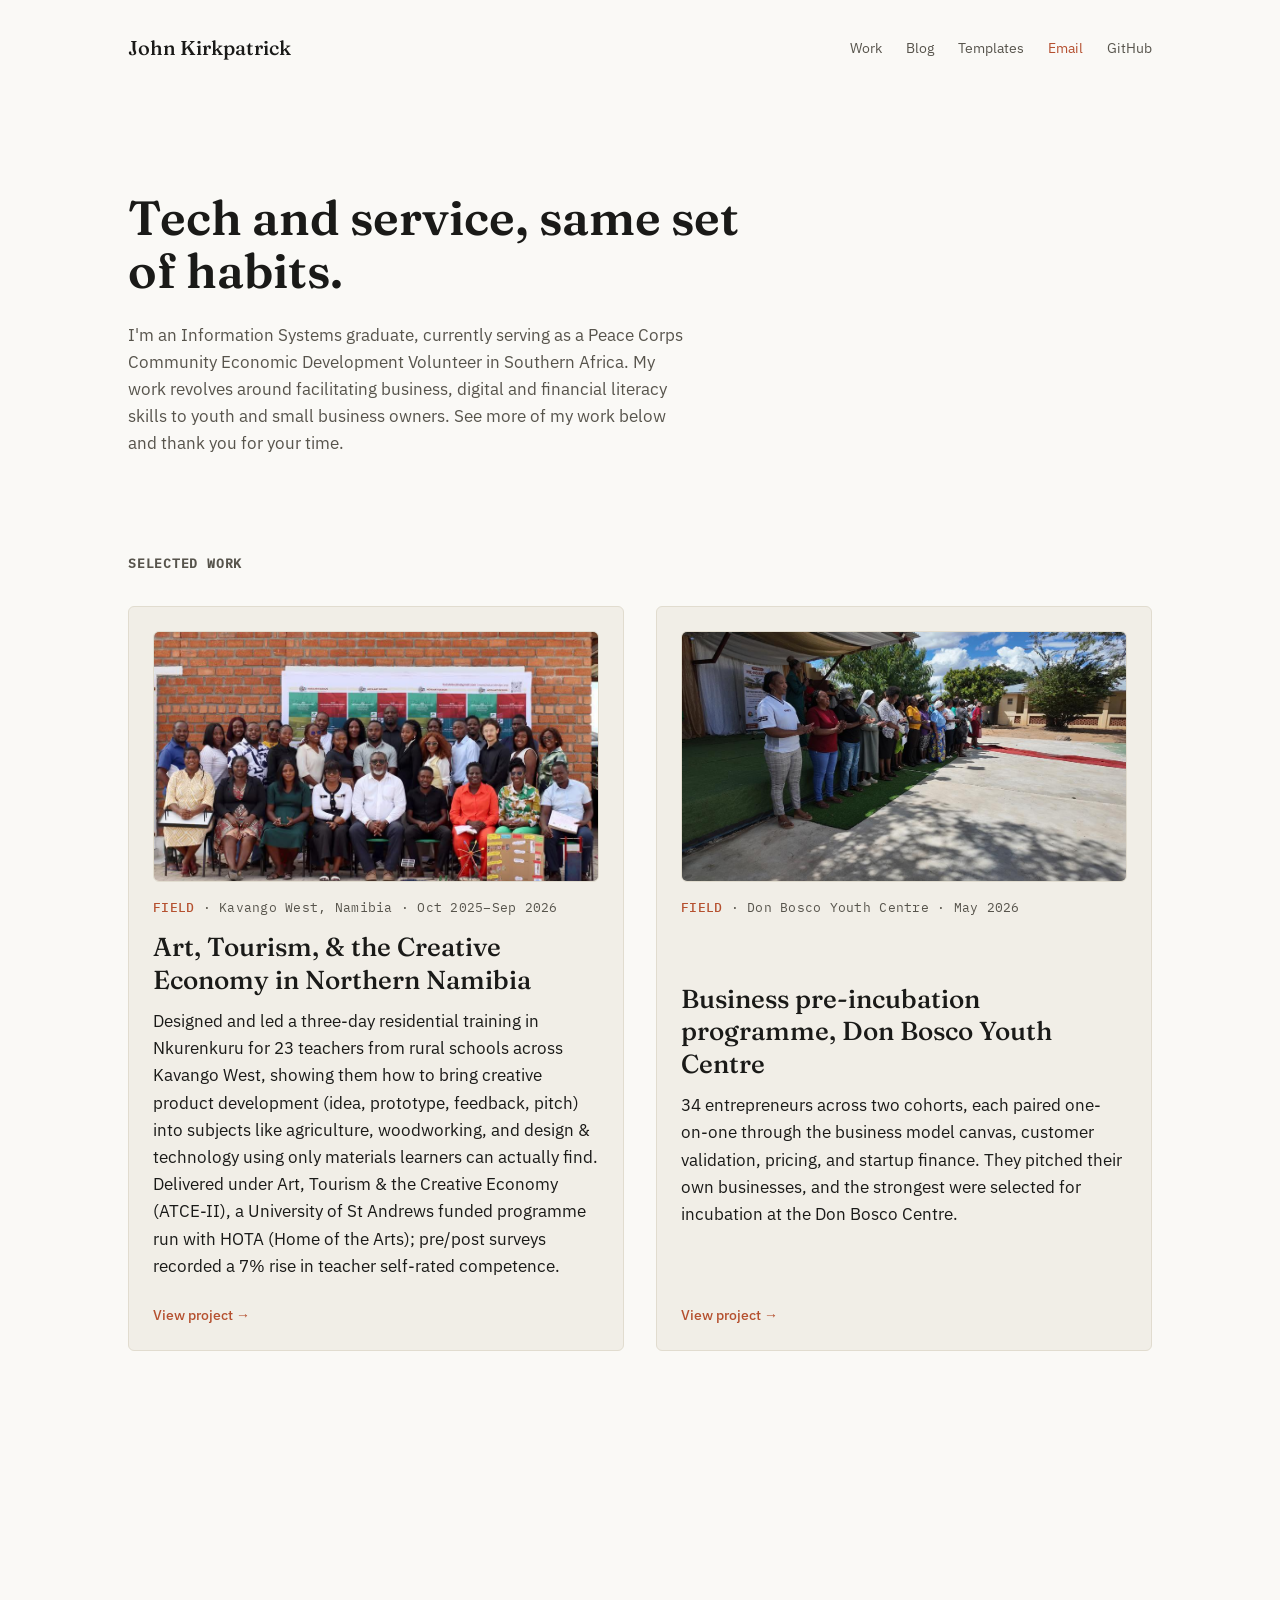
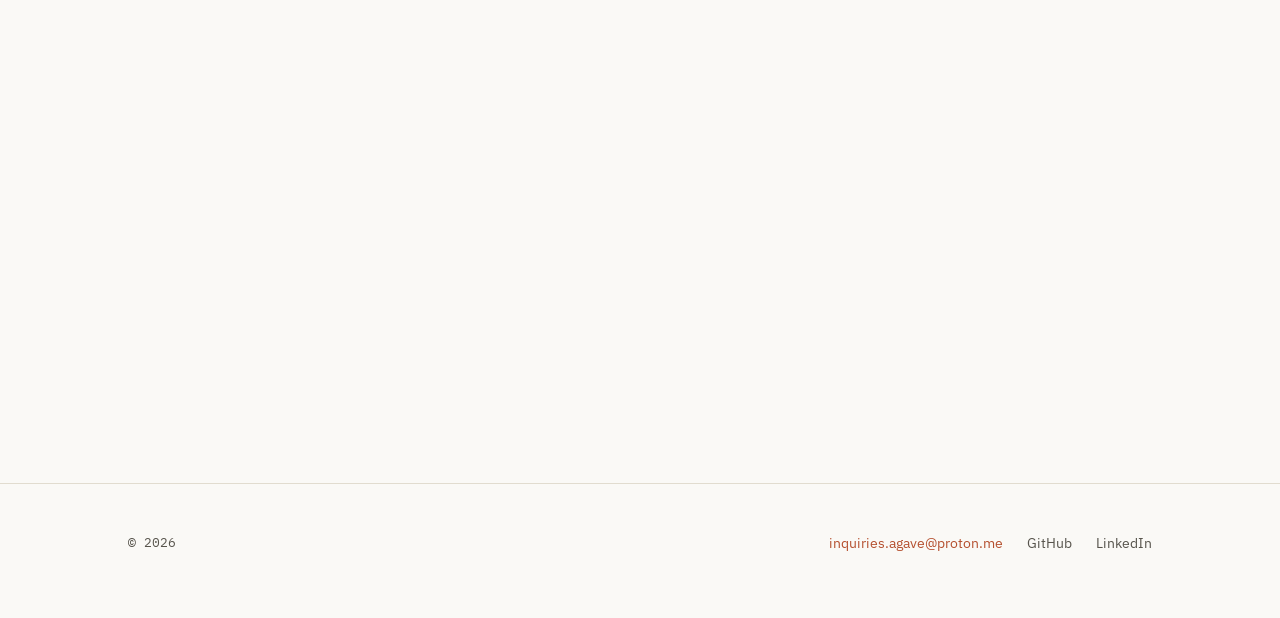
<file: index.html>
<!doctype html>
<html lang="en">
<head>
<meta charset="utf-8" />
<meta name="viewport" content="width=device-width, initial-scale=1" />
<meta http-equiv="Content-Security-Policy" content="default-src 'self'; img-src 'self'; style-src 'self'; script-src 'self'; base-uri 'self'; object-src 'none'; form-action 'none'" />
<link rel="icon" type="image/svg+xml" href="favicon.svg" />
<title>John Kirkpatrick</title>
<meta name="description" content="Systems and service, same set of habits. Projects in IT/systems work and Peace Corps field work." />
<meta property="og:type" content="website" />
<meta property="og:title" content="John Kirkpatrick" />
<meta property="og:description" content="Systems and service, same set of habits. Projects in IT/systems work and Peace Corps field work." />
<meta property="og:url" content="https://www.johnleokirkpatrick.com/" />
<meta name="twitter:card" content="summary" />
<meta name="twitter:title" content="John Kirkpatrick" />
<meta name="twitter:description" content="Systems and service, same set of habits. Projects in IT/systems work and Peace Corps field work." />
<link rel="stylesheet" href="css/styles.css" />
</head>
<body>

  <header class="site">
    <div class="wrap">
      <span class="site-name">John Kirkpatrick</span>
      <nav class="header-links">
        <a href="#work">Work</a>
        <a href="blog/">Blog</a>
        <a href="templates/">Templates</a>
        <a class="contact" href="mailto:inquiries.agave@proton.me">Email</a>
        <a href="https://github.com/jleok" target="_blank" rel="noopener">GitHub</a>
      </nav>
    </div>
  </header>

  <section class="intro">
    <div class="wrap intro-inner">
      <div class="measure">
        <h1>Tech and service, same set of habits.</h1>
        <p>
          I'm an Information Systems graduate, currently serving as a Peace Corps Community Economic
          Development Volunteer in Southern Africa. My work revolves around
          facilitating business, digital and financial literacy skills to youth and small business owners.
          See more of my work below and thank you for your time.
        </p>
      </div>
    </div>
  </section>

  <section class="work" id="work">
    <div class="wrap">
      <h2 class="work-eyebrow">Selected work</h2>
      <div class="grid">

        <article class="card">
          <div class="card-photo">
            <img src="assets/teacher-training-kavango-west.jpg" alt="Teachers and HOTA facilitators at the Kavango West residential training, Nkurenkuru" width="960" height="640" loading="lazy">
          </div>
          <p class="meta"><span class="tag">FIELD</span> · Kavango West, Namibia · Oct 2025–Sep 2026</p>
          <h3>Art, Tourism, &amp; the Creative Economy in Northern Namibia</h3>
          <p>
            Designed and led a three-day residential training in Nkurenkuru
            for 23 teachers from rural schools across Kavango West, showing
            them how to bring creative product development (idea,
            prototype, feedback, pitch) into subjects like agriculture,
            woodworking, and design &amp; technology using only materials
            learners can actually find. Delivered under Art, Tourism &amp;
            the Creative Economy (ATCE-II), a University of St Andrews
            funded programme run with HOTA (Home of the Arts); pre/post
            surveys recorded a 7% rise in teacher self-rated competence.
          </p>
          <a class="link" href="projects/teacher-training-kavango-west.html">View project →</a>
        </article>

        <article class="card">
          <div class="card-photo">
            <img src="assets/don-bosco-preincubation.jpg" alt="Entrepreneurs and staff at the Don Bosco Youth Centre pre-incubation programme" width="1080" height="607" loading="lazy">
          </div>
          <p class="meta"><span class="tag">FIELD</span> · Don Bosco Youth Centre · May 2026</p>
          <h3>Business pre-incubation programme, Don Bosco Youth Centre</h3>
          <p>
            34 entrepreneurs across two cohorts, each paired one-on-one
            through the business model canvas, customer validation,
            pricing, and startup finance. They pitched their own
            businesses, and the strongest were selected for incubation at
            the Don Bosco Centre.
          </p>
          <a class="link" href="projects/don-bosco-preincubation.html">View project →</a>
        </article>

        <article class="card">
          <div class="card-photo">
            <img src="assets/hota-art-design-thumb.webp" alt="HOTA Art Design homepage on desktop" width="800" height="582" loading="lazy">
          </div>
          <p class="meta"><span class="tag">WEB</span> · hotartdesign.org · 2026</p>
          <h3>HOTA Art Design</h3>
          <p>
            Designed and built the first real online presence for a
            Namibian arts and community-development non-profit, replacing
            a scattered social-media footprint with a credible,
            donor-facing site. Built on a CMS a five-person team can
            actually maintain, and paired with hands-on training so the
            site outlives any one person.
          </p>
          <a class="link" href="projects/hota-art-design.html">Read the case study →</a>
        </article>

      </div>
    </div>
  </section>

  <footer class="site">
    <div class="wrap">
      <span class="footer-copy">© 2026</span>
      <nav class="footer-links">
        <a class="contact" href="mailto:inquiries.agave@proton.me">inquiries.agave@proton.me</a>
        <a href="https://github.com/jleok" target="_blank" rel="noopener">GitHub</a>
        <a href="https://linkedin.com/in/johnleok" target="_blank" rel="noopener">LinkedIn</a>
      </nav>
    </div>
  </footer>

  <script src="js/reveal.js"></script>
</body>
</html>
</file>
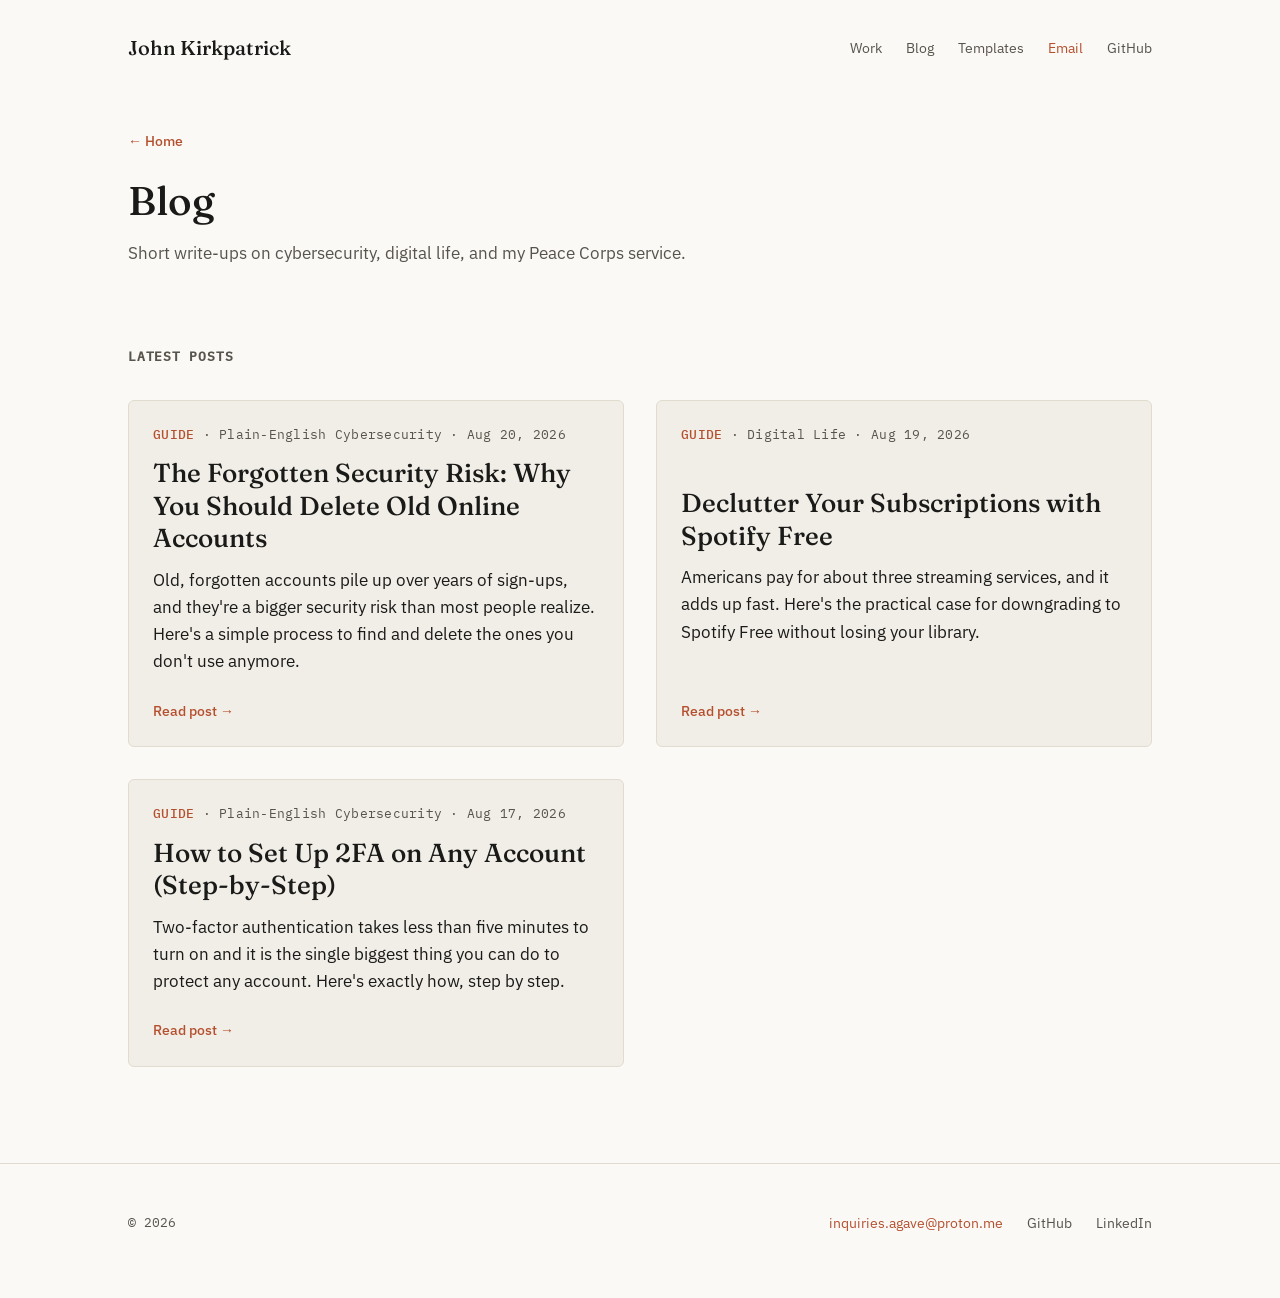
<file: blog/index.html>
<!doctype html>
<html lang="en">
<head>
<meta charset="utf-8" />
<meta name="viewport" content="width=device-width, initial-scale=1" />
<meta http-equiv="Content-Security-Policy" content="default-src 'self'; img-src 'self'; style-src 'self'; script-src 'self'; base-uri 'self'; object-src 'none'; form-action 'none'" />
<link rel="icon" type="image/svg+xml" href="../favicon.svg" />
<title>Blog — John Kirkpatrick</title>
<meta name="description" content="Plain-English guides on cybersecurity and systems work, written for people who aren't in IT." />
<meta property="og:type" content="website" />
<meta property="og:title" content="Blog — John Kirkpatrick" />
<meta property="og:description" content="Plain-English guides on cybersecurity and systems work, written for people who aren't in IT." />
<meta property="og:url" content="https://www.johnleokirkpatrick.com/blog/" />
<meta name="twitter:card" content="summary" />
<meta name="twitter:title" content="Blog — John Kirkpatrick" />
<meta name="twitter:description" content="Plain-English guides on cybersecurity and systems work, written for people who aren't in IT." />
<link rel="stylesheet" href="../css/styles.css" />
</head>
<body>

  <header class="site">
    <div class="wrap">
      <span class="site-name">John Kirkpatrick</span>
      <nav class="header-links">
        <a href="../index.html#work">Work</a>
        <a href="./">Blog</a>
        <a href="../templates/">Templates</a>
        <a class="contact" href="mailto:inquiries.agave@proton.me">Email</a>
        <a href="https://github.com/jleok" target="_blank" rel="noopener">GitHub</a>
      </nav>
    </div>
  </header>

  <div class="detail-top">
    <div class="wrap">
      <a class="back-link" href="../index.html">← Home</a>
    </div>
  </div>

  <section class="blog-intro">
    <div class="wrap">
      <h1>Blog</h1>
      <p>
        Short write-ups on cybersecurity, digital life, and my Peace Corps service.
      </p>
    </div>
  </section>

  <section class="catalogue">
    <div class="wrap">
      <h2 class="work-eyebrow">Latest posts</h2>
      <div class="grid">

        <article class="card">
          <p class="meta"><span class="tag">GUIDE</span> · Plain-English Cybersecurity · Aug 20, 2026</p>
          <h3>The Forgotten Security Risk: Why You Should Delete Old Online Accounts</h3>
          <p>
            Old, forgotten accounts pile up over years of sign-ups, and
            they're a bigger security risk than most people realize. Here's
            a simple process to find and delete the ones you don't use
            anymore.
          </p>
          <a class="link" href="posts/delete-old-online-accounts.html">Read post →</a>
        </article>

        <article class="card">
          <p class="meta"><span class="tag">GUIDE</span> · Digital Life · Aug 19, 2026</p>
          <h3>Declutter Your Subscriptions with Spotify Free</h3>
          <p>
            Americans pay for about three streaming services, and it adds
            up fast. Here's the practical case for downgrading to Spotify
            Free without losing your library.
          </p>
          <a class="link" href="posts/declutter-your-subscriptions-with-spotify-free.html">Read post →</a>
        </article>

        <article class="card">
          <p class="meta"><span class="tag">GUIDE</span> · Plain-English Cybersecurity · Aug 17, 2026</p>
          <h3>How to Set Up 2FA on Any Account (Step-by-Step)</h3>
          <p>
            Two-factor authentication takes less than five minutes to turn
            on and it is the single biggest thing you can do to protect
            any account. Here's exactly how, step by step.
          </p>
          <a class="link" href="posts/how-to-set-up-2fa.html">Read post →</a>
        </article>

      </div>
    </div>
  </section>

  <footer class="site">
    <div class="wrap">
      <span class="footer-copy">© 2026</span>
      <nav class="footer-links">
        <a class="contact" href="mailto:inquiries.agave@proton.me">inquiries.agave@proton.me</a>
        <a href="https://github.com/jleok" target="_blank" rel="noopener">GitHub</a>
        <a href="https://linkedin.com/in/johnleok" target="_blank" rel="noopener">LinkedIn</a>
      </nav>
    </div>
  </footer>

  <script src="../js/reveal.js"></script>
</body>
</html>
</file>
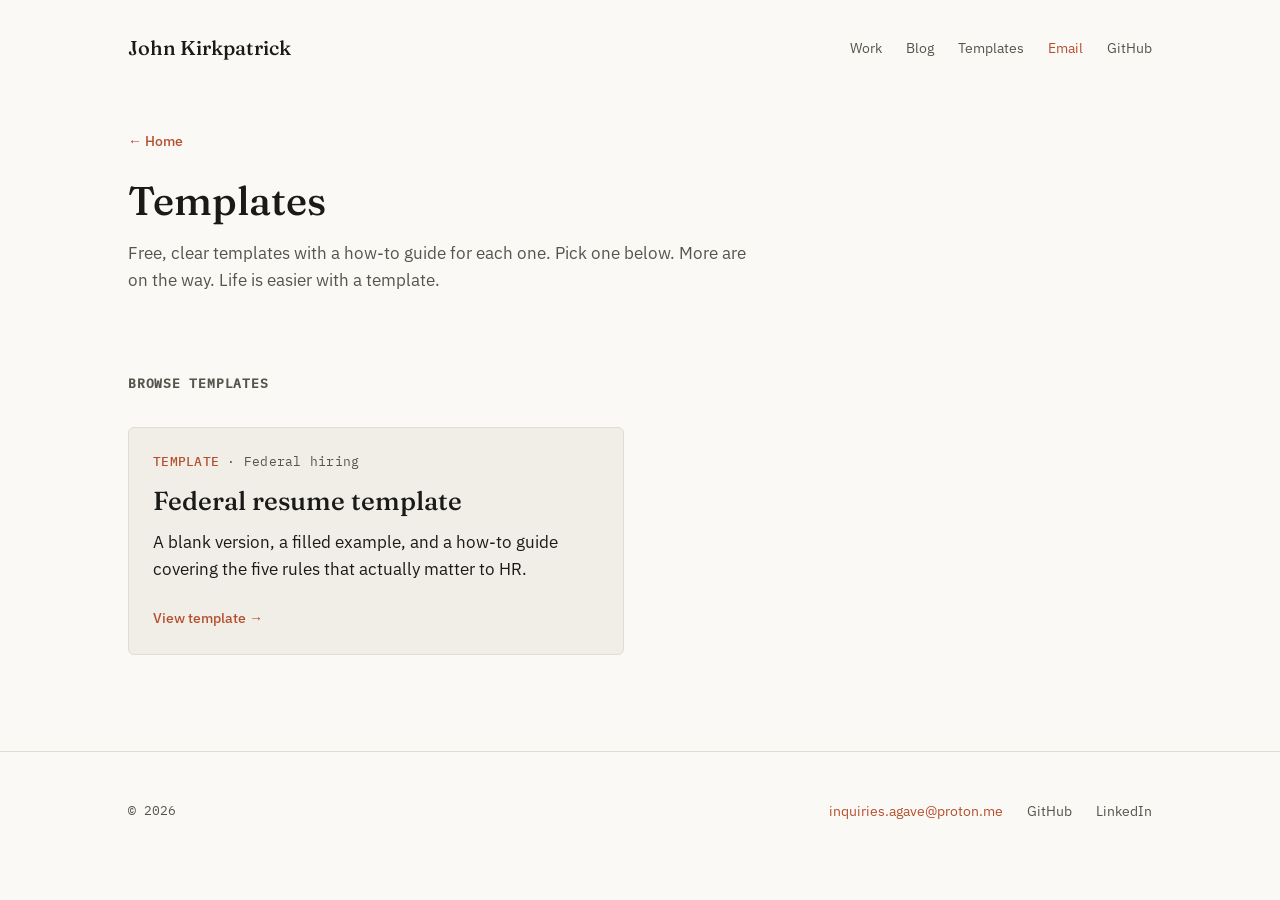
<file: templates/index.html>
<!doctype html>
<html lang="en">
<head>
<meta charset="utf-8" />
<meta name="viewport" content="width=device-width, initial-scale=1" />
<meta http-equiv="Content-Security-Policy" content="default-src 'self'; img-src 'self'; style-src 'self'; script-src 'self'; base-uri 'self'; object-src 'none'; form-action 'none'" />
<title>Templates — John Kirkpatrick</title>
<meta name="description" content="Free templates for job hunting and systems work, each with a how-to guide covering what actually matters." />
<meta property="og:type" content="website" />
<meta property="og:title" content="Templates — John Kirkpatrick" />
<meta property="og:description" content="Free templates for job hunting and systems work, each with a how-to guide covering what actually matters." />
<meta property="og:url" content="https://www.johnleokirkpatrick.com/templates/" />
<meta name="twitter:card" content="summary" />
<meta name="twitter:title" content="Templates — John Kirkpatrick" />
<meta name="twitter:description" content="Free templates for job hunting and systems work, each with a how-to guide covering what actually matters." />
<link rel="stylesheet" href="../css/styles.css" />
</head>
<body>

  <header class="site">
    <div class="wrap">
      <span class="site-name">John Kirkpatrick</span>
      <nav class="header-links">
        <a href="../index.html#work">Work</a>
        <a href="../blog/">Blog</a>
        <a href="./">Templates</a>
        <a class="contact" href="mailto:inquiries.agave@proton.me">Email</a>
        <a href="https://github.com/jleok" target="_blank" rel="noopener">GitHub</a>
      </nav>
    </div>
  </header>

  <div class="detail-top">
    <div class="wrap">
      <a class="back-link" href="../index.html">← Home</a>
    </div>
  </div>

  <section class="template-intro">
    <div class="wrap">
      <h1>Templates</h1>
      <p>
        Free, clear templates with a how-to guide for each one. Pick
        one below. More are on the way. Life is easier with a template.
      </p>
    </div>
  </section>

  <section class="catalogue">
    <div class="wrap">
      <h2 class="work-eyebrow">Browse templates</h2>
      <div class="grid">

        <article class="card">
          <p class="meta"><span class="tag">TEMPLATE</span> · Federal hiring</p>
          <h3>Federal resume template</h3>
          <p>
            A blank version, a filled example, and a how-to guide
            covering the five rules that actually matter to HR.
          </p>
          <a class="link" href="federal-resume/">View template →</a>
        </article>

      </div>
    </div>
  </section>

  <footer class="site">
    <div class="wrap">
      <span class="footer-copy">© 2026</span>
      <nav class="footer-links">
        <a class="contact" href="mailto:inquiries.agave@proton.me">inquiries.agave@proton.me</a>
        <a href="https://github.com/jleok" target="_blank" rel="noopener">GitHub</a>
        <a href="https://linkedin.com/in/johnleok" target="_blank" rel="noopener">LinkedIn</a>
      </nav>
    </div>
  </footer>

  <script src="../js/reveal.js"></script>
</body>
</html>
</file>
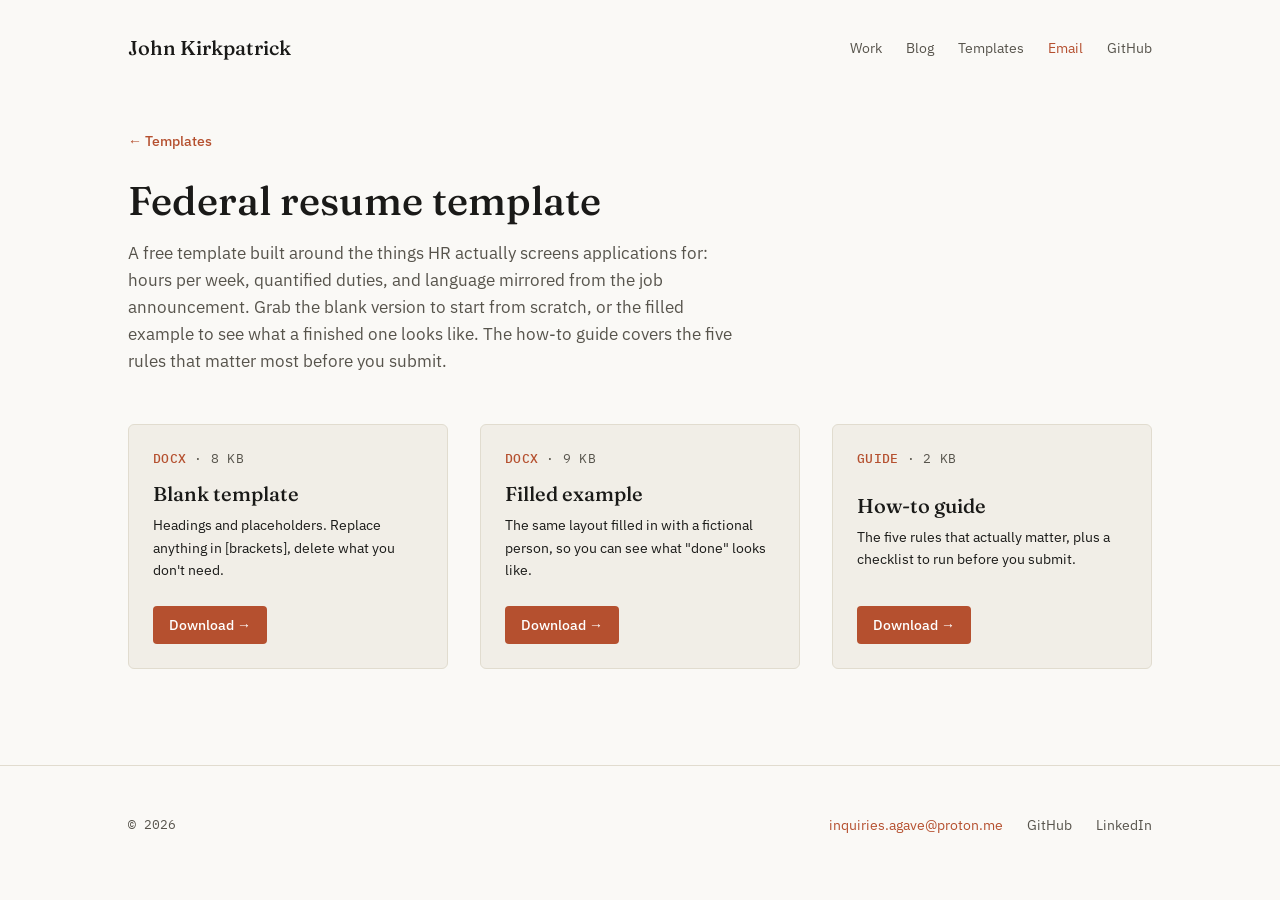
<file: templates/federal-resume/index.html>
<!doctype html>
<html lang="en">
<head>
<meta charset="utf-8" />
<meta name="viewport" content="width=device-width, initial-scale=1" />
<meta http-equiv="Content-Security-Policy" content="default-src 'self'; img-src 'self'; style-src 'self'; script-src 'self'; base-uri 'self'; object-src 'none'; form-action 'none'" />
<title>Federal Resume Template — John Kirkpatrick</title>
<meta name="description" content="Free federal resume template: a blank version, a filled example, and a how-to guide covering the five rules that actually matter to HR." />
<meta property="og:type" content="website" />
<meta property="og:title" content="Federal Resume Template — John Kirkpatrick" />
<meta property="og:description" content="Free federal resume template: a blank version, a filled example, and a how-to guide covering the five rules that actually matter to HR." />
<meta property="og:url" content="https://www.johnleokirkpatrick.com/templates/federal-resume/" />
<meta name="twitter:card" content="summary" />
<meta name="twitter:title" content="Federal Resume Template — John Kirkpatrick" />
<meta name="twitter:description" content="Free federal resume template: a blank version, a filled example, and a how-to guide covering the five rules that actually matter to HR." />
<link rel="stylesheet" href="../../css/styles.css" />
</head>
<body>

  <header class="site">
    <div class="wrap">
      <span class="site-name">John Kirkpatrick</span>
      <nav class="header-links">
        <a href="../../index.html#work">Work</a>
        <a href="../../blog/">Blog</a>
        <a href="../">Templates</a>
        <a class="contact" href="mailto:inquiries.agave@proton.me">Email</a>
        <a href="https://github.com/jleok" target="_blank" rel="noopener">GitHub</a>
      </nav>
    </div>
  </header>

  <div class="detail-top">
    <div class="wrap">
      <a class="back-link" href="../">← Templates</a>
    </div>
  </div>

  <section class="template-intro">
    <div class="wrap">
      <h1>Federal resume template</h1>
      <p>
        A free template built around the things HR actually screens
        applications for: hours per week, quantified duties, and language
        mirrored from the job announcement. Grab the blank version to start
        from scratch, or the filled example to see what a finished one
        looks like. The how-to guide covers the five rules that matter
        most before you submit.
      </p>
    </div>
  </section>

  <section class="template-downloads">
    <div class="wrap">
      <div class="download-grid">

        <div class="download-card">
          <p class="meta"><span class="tag">DOCX</span> · 8 KB</p>
          <h3>Blank template</h3>
          <p>Headings and placeholders. Replace anything in [brackets], delete what you don't need.</p>
          <a class="btn" href="federal-resume-BLANK.docx" download>Download →</a>
        </div>

        <div class="download-card">
          <p class="meta"><span class="tag">DOCX</span> · 9 KB</p>
          <h3>Filled example</h3>
          <p>The same layout filled in with a fictional person, so you can see what "done" looks like.</p>
          <a class="btn" href="federal-resume-EXAMPLE.docx" download>Download →</a>
        </div>

        <div class="download-card">
          <p class="meta"><span class="tag">GUIDE</span> · 2 KB</p>
          <h3>How-to guide</h3>
          <p>The five rules that actually matter, plus a checklist to run before you submit.</p>
          <a class="btn" href="HOW-TO.md" download>Download →</a>
        </div>

      </div>
    </div>
  </section>

  <footer class="site">
    <div class="wrap">
      <span class="footer-copy">© 2026</span>
      <nav class="footer-links">
        <a class="contact" href="mailto:inquiries.agave@proton.me">inquiries.agave@proton.me</a>
        <a href="https://github.com/jleok" target="_blank" rel="noopener">GitHub</a>
        <a href="https://linkedin.com/in/johnleok" target="_blank" rel="noopener">LinkedIn</a>
      </nav>
    </div>
  </footer>

</body>
</html>
</file>
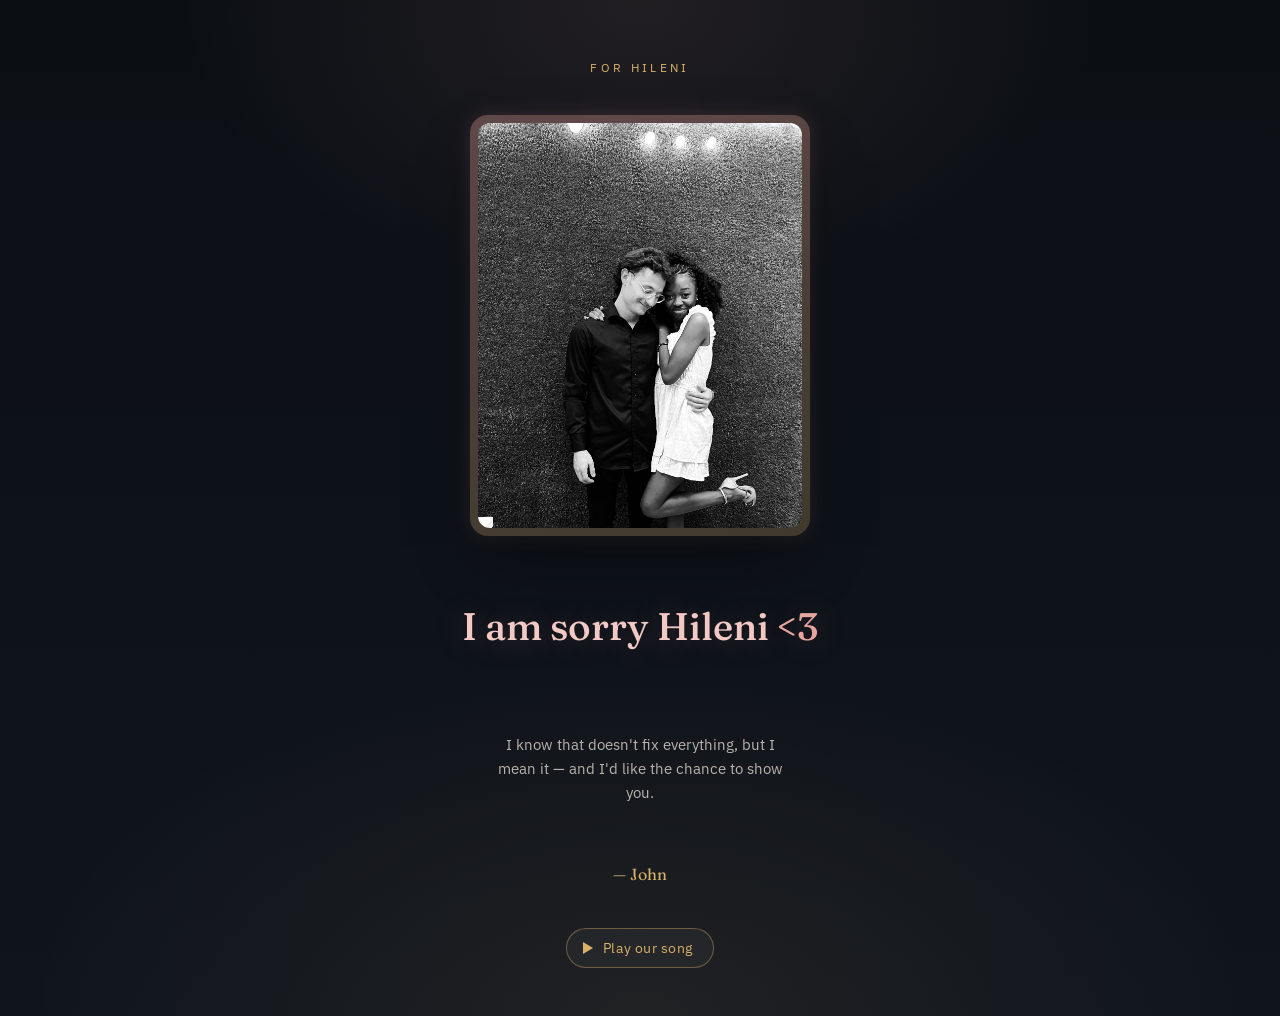
<file: hileni.html>
<!doctype html>
<html lang="en">
<head>
<meta charset="utf-8" />
<meta name="viewport" content="width=device-width, initial-scale=1" />
<meta http-equiv="Content-Security-Policy" content="default-src 'self'; img-src 'self'; media-src 'self'; style-src 'self'; script-src 'self'; base-uri 'self'; object-src 'none'; form-action 'none'" />
<link rel="icon" type="image/svg+xml" href="favicon.svg" />
<title>Hileni</title>
<link rel="stylesheet" href="css/hileni.css" />
</head>
<body>

  <canvas id="fx" aria-hidden="true"></canvas>

  <main class="stage">
    <p class="eyebrow">For Hileni</p>

    <div class="frame">
      <img src="assets/hileni.jpg" alt="A photo of Hileni" width="1281" height="1600">
    </div>

    <p class="message">I am sorry Hileni <span class="heart">&lt;3</span></p>
    <p class="subtext">I know that doesn't fix everything, but I mean it — and I'd like the chance to show you.</p>
    <p class="signature">— John</p>

    <button id="play-btn" type="button" aria-pressed="false">
      <span class="play-icon" aria-hidden="true"></span>
      <span class="play-label">Play our song</span>
    </button>
    <audio id="track" src="assets/our-song.mp3" preload="none"></audio>
  </main>

  <script src="js/hileni.js"></script>
</body>
</html>
</file>
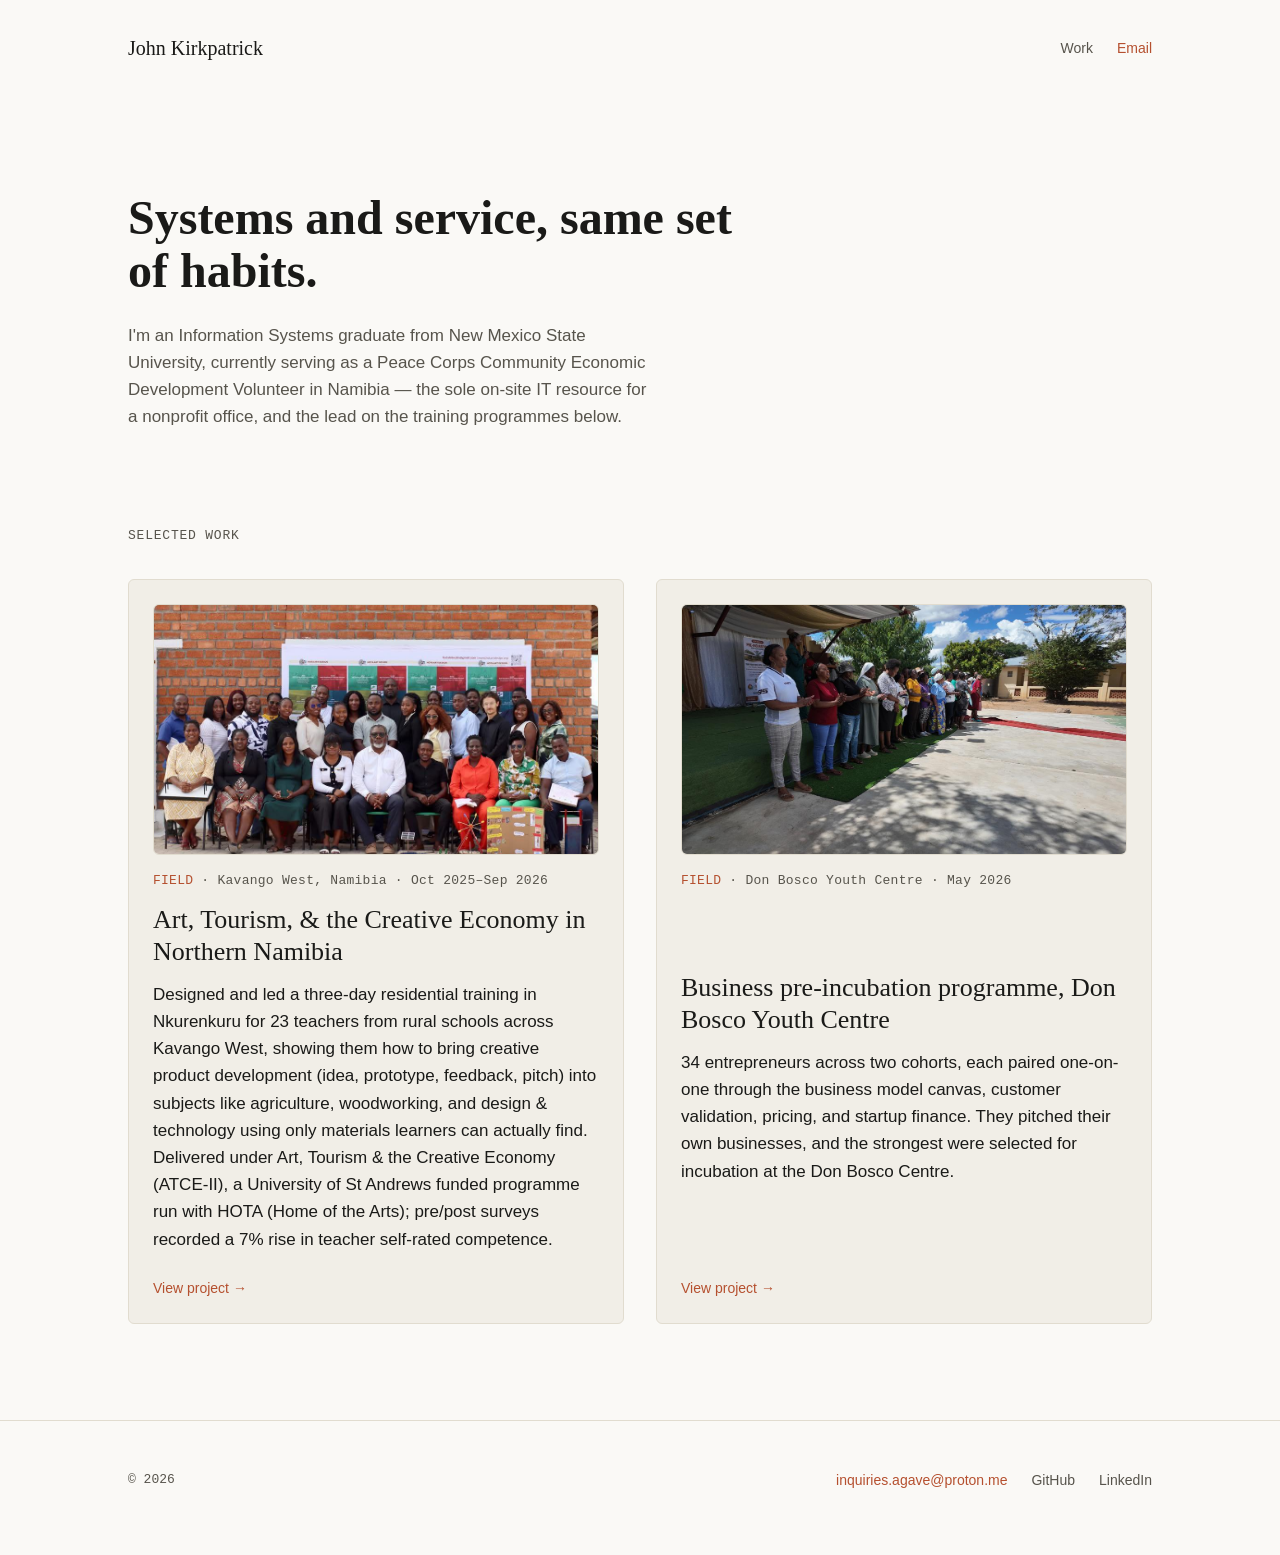
<file: design/homepage-mockup.html>
<!doctype html>
<html lang="en">
<head>
<meta charset="utf-8" />
<meta name="viewport" content="width=device-width, initial-scale=1" />
<title>Homepage Mockup — Design Reference</title>
<style>
  /*
    NOTE ON FONTS
    This mockup is self-contained (no external requests), so it uses close
    system-font substitutes for the three type voices specified in theme.md:
      - Fraunces  (display serif)  -> serif fallback stack
      - IBM Plex Sans (body/UI)    -> system sans-serif stack
      - IBM Plex Mono (metadata)   -> system monospace stack
    In the real build, self-host the actual webfonts (see theme.md) and swap
    the --font-* variables below to the real family names first in each stack.
  */
  :root{
    /* ---- palette (from theme.md) ---- */
    --bg: #FAF9F6;
    --surface: #F1EEE7;
    --border: #E1DCCF;
    --text-primary: #1A1A18;
    --text-secondary: #57544C;
    --accent: #B5502F;
    --accent-strong: #9A4425;
    --accent-on-accent: #FFFFFF;

    /* ---- type ---- */
    --font-display: "Fraunces", Georgia, "Iowan Old Style", "Palatino Linotype", serif;
    --font-sans: "IBM Plex Sans", -apple-system, BlinkMacSystemFont, "Segoe UI", Helvetica, Arial, sans-serif;
    --font-mono: "IBM Plex Mono", ui-monospace, SFMono-Regular, Menlo, Consolas, "Liberation Mono", monospace;

    --text-display: 3rem;      /* 48px */
    --text-h2: 1.625rem;       /* 26px, in-card title */
    --text-h2-standalone: 1.875rem; /* 30px */
    --text-h3: 1.25rem;        /* 20px */
    --text-body: 1.0625rem;    /* 17px */
    --text-small: 0.875rem;    /* 14px */
    --text-meta: 0.8125rem;    /* 13px */

    /* ---- spacing scale (8px base) ---- */
    --space-1: 4px;
    --space-2: 8px;
    --space-3: 12px;
    --space-4: 16px;
    --space-5: 24px;
    --space-6: 32px;
    --space-7: 48px;
    --space-8: 64px;
    --space-9: 96px;
    --space-10: 128px;

    --content-max: 1120px;
    --gutter: 48px;
  }

  @media (max-width: 640px){
    :root{
      --text-display: 2.125rem;   /* 34px */
      --text-h2: 1.375rem;
      --gutter: 24px;
    }
  }

  *{ box-sizing: border-box; }
  html, body{ margin:0; padding:0; }
  body{
    background: var(--bg);
    color: var(--text-primary);
    font-family: var(--font-sans);
    font-size: 16px;
    line-height: 1.6;
    -webkit-font-smoothing: antialiased;
  }

  a{ color: inherit; text-decoration: none; }

  .wrap{
    max-width: var(--content-max);
    margin: 0 auto;
    padding-left: var(--gutter);
    padding-right: var(--gutter);
  }

  /* ---------------- header ---------------- */
  header.site{
    padding-top: var(--space-6);
    padding-bottom: var(--space-6);
  }
  header.site .wrap{
    display: flex;
    align-items: center;
    justify-content: space-between;
    gap: var(--space-4);
    flex-wrap: wrap;
  }
  .site-name{
    font-family: var(--font-display);
    font-weight: 500;
    font-size: var(--text-h3);
  }
  .header-links{
    display: flex;
    align-items: center;
    gap: var(--space-5);
    font-size: var(--text-small);
  }
  .header-links a{ color: var(--text-secondary); transition: color .15s ease; }
  .header-links a:hover{ color: var(--accent); }
  .header-links a.contact{ color: var(--accent); }
  .header-links a.contact:hover{ color: var(--accent-strong); }

  /* ---------------- intro ---------------- */
  .intro{
    padding-top: var(--space-9);
    padding-bottom: var(--space-8);
  }
  .intro-inner{
    display: flex;
    align-items: flex-start;
    justify-content: space-between;
    gap: var(--space-8);
  }
  .intro .measure{
    max-width: 640px;
    flex: 1 1 420px;
  }
  .intro h1{
    font-family: var(--font-display);
    font-weight: 600;
    font-size: var(--text-display);
    line-height: 1.1;
    margin: 0 0 var(--space-5) 0;
  }
  .intro p{
    font-size: var(--text-body);
    color: var(--text-secondary);
    margin: 0;
    max-width: 56ch;
  }

  /* portrait — real photo, kept in color (see design/assets/portrait.jpg;
     grayscale was considered and rejected — the wood tones already sit
     close to the warm-neutral palette). */
  .intro-photo-block{
    flex: 0 0 auto;
    width: 220px;
  }
  .intro-photo{
    border: 1px solid var(--border);
    border-radius: 6px;
    overflow: hidden;
    background: var(--surface);
  }
  .intro-photo img{
    display: block;
    width: 100%;
    height: 100%;
    object-fit: cover;
  }

  /* ---------------- work index ---------------- */
  .work{
    padding-top: var(--space-6);
    padding-bottom: var(--space-9);
  }
  .work-eyebrow{
    font-family: var(--font-mono);
    font-size: var(--text-meta);
    letter-spacing: 0.06em;
    text-transform: uppercase;
    color: var(--text-secondary);
    margin: 0 0 var(--space-6) 0;
  }
  .grid{
    display: grid;
    grid-template-columns: repeat(2, 1fr);
    gap: var(--space-6);
  }
  @media (max-width: 1023px){
    .grid{ grid-template-columns: 1fr; }
    .intro-inner{ flex-direction: column; align-items: flex-start; gap: var(--space-6); }
    .intro-photo-block{ width: 160px; }
  }

  .card{
    display: flex;
    flex-direction: column;
    background: var(--surface);
    border: 1px solid var(--border);
    border-radius: 6px;
    padding: var(--space-5);
    transition: border-color .15s ease;
  }
  .card:hover{ border-color: var(--accent); }

  /* card photo — same frame language as .intro-photo (border, radius,
     surface fill, no shadow), inset within the existing card padding
     rather than full-bleed, so it reads as one more block in the card,
     not a different component. */
  .card-photo{
    border: 1px solid var(--border);
    border-radius: 6px;
    overflow: hidden;
    background: var(--surface);
    aspect-ratio: 16 / 9;
    margin: 0 0 var(--space-4) 0;
  }
  .card-photo img{
    display: block;
    width: 100%;
    height: 100%;
    object-fit: cover;
  }

  .card .meta{
    font-family: var(--font-mono);
    font-size: var(--text-meta);
    color: var(--text-secondary);
    margin: 0 0 var(--space-3) 0;
    letter-spacing: 0.02em;
  }
  .card .meta .tag{
    color: var(--accent);
    font-weight: 500;
  }
  .card h3{
    font-family: var(--font-display);
    font-weight: 500;
    font-size: var(--text-h2);
    line-height: 1.25;
    margin: 0 0 var(--space-3) 0;
  }
  .card p{
    font-size: var(--text-body);
    color: var(--text-primary);
    margin: 0 0 var(--space-5) 0;
    flex-grow: 1;
  }
  .card .link{
    font-size: var(--text-small);
    font-weight: 500;
    color: var(--accent);
    align-self: flex-start;
  }
  .card:hover .link{ color: var(--accent-strong); }

  /* ---------------- footer ---------------- */
  footer.site{
    padding-top: var(--space-7);
    padding-bottom: var(--space-8);
    border-top: 1px solid var(--border);
  }
  footer.site .wrap{
    display: flex;
    align-items: center;
    justify-content: space-between;
    gap: var(--space-4);
    flex-wrap: wrap;
  }
  .footer-copy{
    font-family: var(--font-mono);
    font-size: var(--text-meta);
    color: var(--text-secondary);
  }
  .footer-links{
    display: flex;
    gap: var(--space-5);
    font-size: var(--text-small);
  }
  .footer-links a{ color: var(--text-secondary); }
  .footer-links a:hover{ color: var(--accent); }
  .footer-links a.contact{ color: var(--accent); }
</style>
</head>
<body>

  <header class="site">
    <div class="wrap">
      <span class="site-name">John Kirkpatrick</span>
      <nav class="header-links">
        <a href="#work">Work</a>
        <a class="contact" href="mailto:inquiries.agave@proton.me">Email</a>
      </nav>
    </div>
  </header>

  <section class="intro">
    <div class="wrap intro-inner">
      <div class="measure">
        <h1>Systems and service, same set of habits.</h1>
        <p>
          I'm an Information Systems graduate from New Mexico State
          University, currently serving as a Peace Corps Community Economic
          Development Volunteer in Namibia — the sole on-site IT resource
          for a nonprofit office, and the lead on the training programmes
          below.
        </p>
      </div>
    </div>
  </section>

  <section class="work" id="work">
    <div class="wrap">
      <p class="work-eyebrow">Selected work</p>
      <div class="grid">

        <article class="card">
          <div class="card-photo">
            <img src="[data-uri]" alt="Teachers and HOTA facilitators at the Kavango West residential training, Nkurenkuru">
          </div>
          <p class="meta"><span class="tag">FIELD</span> · Kavango West, Namibia · Oct 2025–Sep 2026</p>
          <h3>Art, Tourism, &amp; the Creative Economy in Northern Namibia</h3>
          <p>
            Designed and led a three-day residential training in Nkurenkuru
            for 23 teachers from rural schools across Kavango West, showing
            them how to bring creative product development (idea,
            prototype, feedback, pitch) into subjects like agriculture,
            woodworking, and design &amp; technology using only materials
            learners can actually find. Delivered under Art, Tourism &amp;
            the Creative Economy (ATCE-II), a University of St Andrews
            funded programme run with HOTA (Home of the Arts); pre/post
            surveys recorded a 7% rise in teacher self-rated competence.
          </p>
          <a class="link" href="projects/teacher-training-kavango-west.html">View project →</a>
        </article>

        <article class="card">
          <div class="card-photo">
            <img src="[data-uri]" alt="Entrepreneurs and staff at the Don Bosco Youth Centre pre-incubation programme">
          </div>
          <p class="meta"><span class="tag">FIELD</span> · Don Bosco Youth Centre · May 2026</p>
          <h3>Business pre-incubation programme, Don Bosco Youth Centre</h3>
          <p>
            34 entrepreneurs across two cohorts, each paired one-on-one
            through the business model canvas, customer validation,
            pricing, and startup finance. They pitched their own
            businesses, and the strongest were selected for incubation at
            the Don Bosco Centre.
          </p>
          <a class="link" href="projects/don-bosco-preincubation.html">View project →</a>
        </article>

      </div>
    </div>
  </section>

  <footer class="site">
    <div class="wrap">
      <span class="footer-copy">© 2026</span>
      <nav class="footer-links">
        <a class="contact" href="mailto:inquiries.agave@proton.me">inquiries.agave@proton.me</a>
        <a href="https://github.com/jleok" target="_blank" rel="noopener">GitHub</a>
        <a href="https://linkedin.com/in/johnleok" target="_blank" rel="noopener">LinkedIn</a>
      </nav>
    </div>
  </footer>

</body>
</html>
</file>
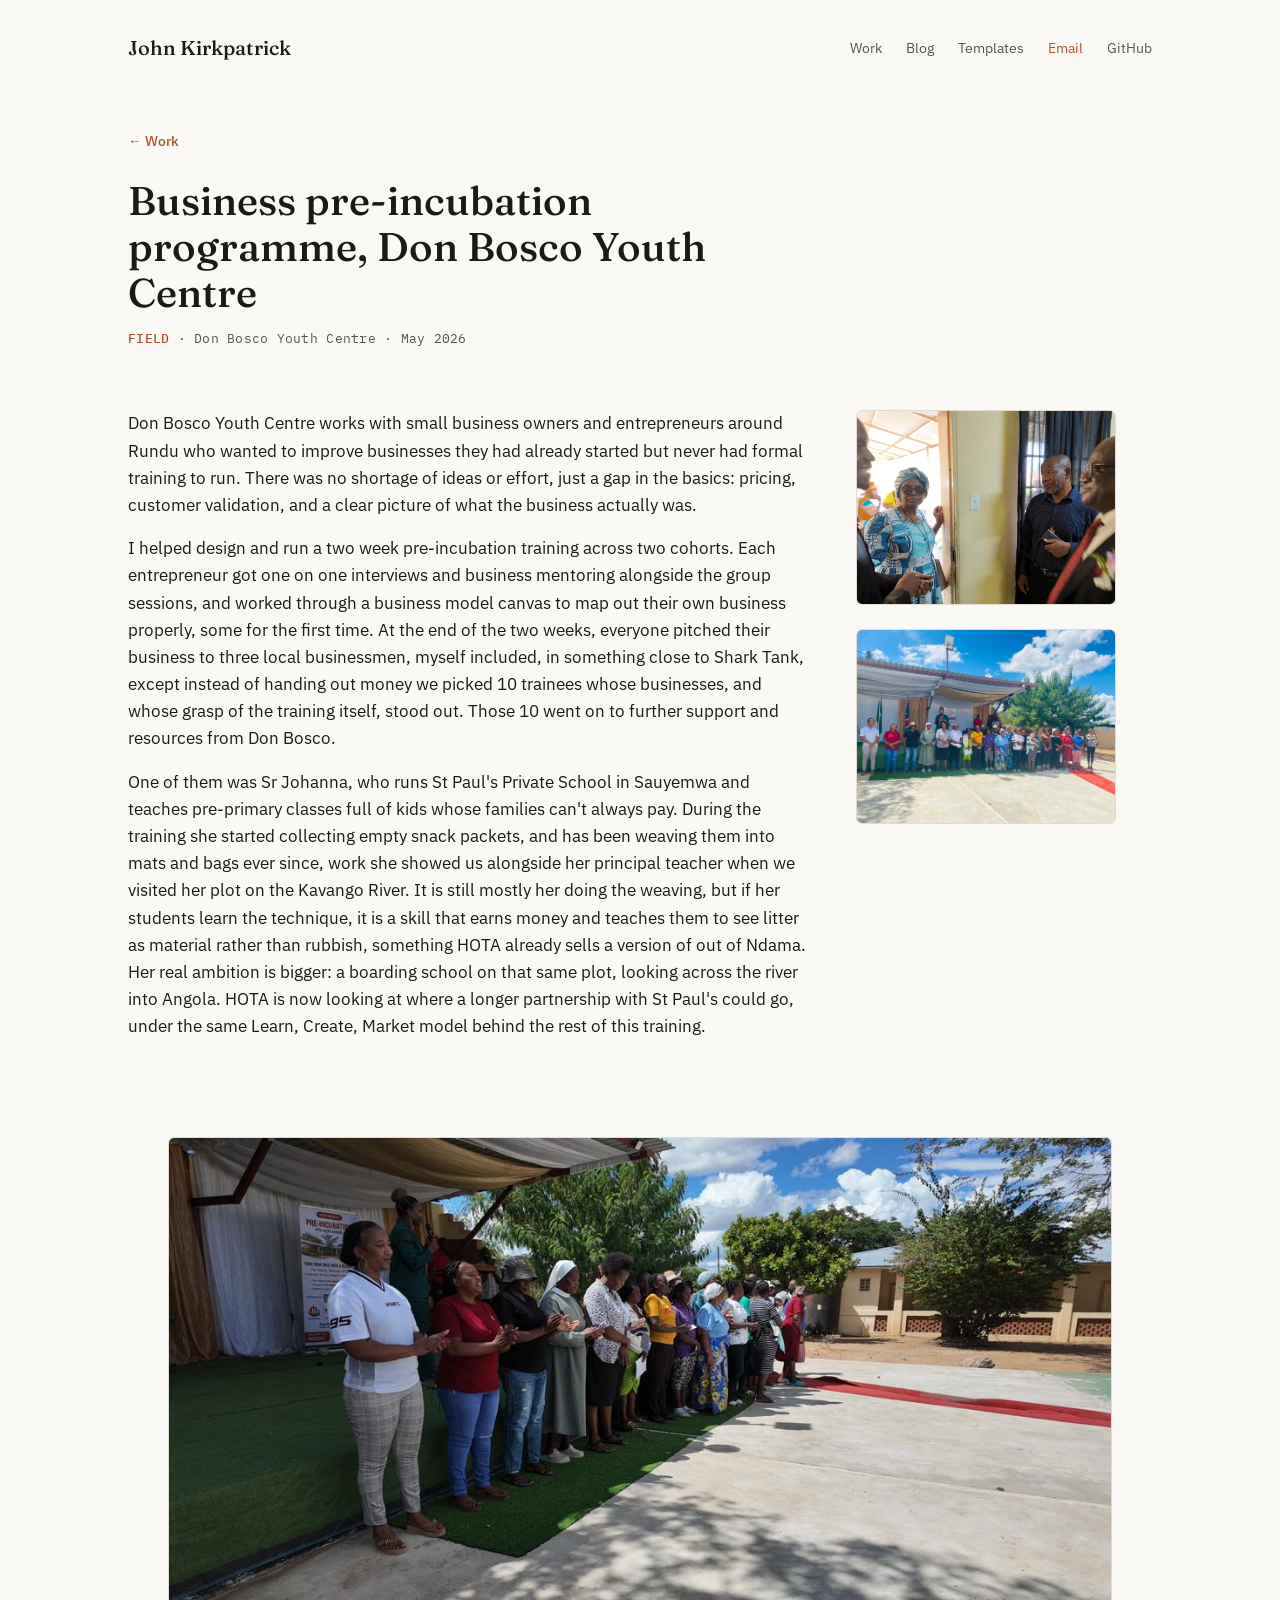
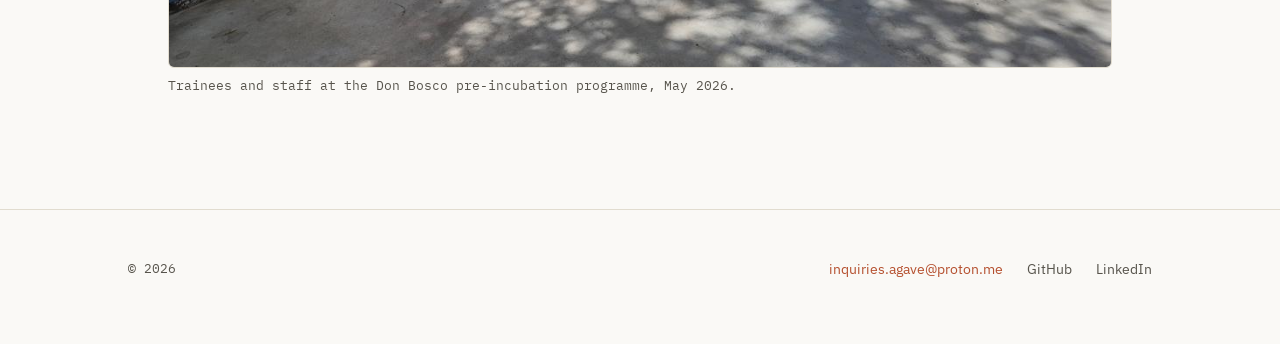
<file: projects/don-bosco-preincubation.html>
<!doctype html>
<html lang="en">
<head>
<meta charset="utf-8" />
<meta name="viewport" content="width=device-width, initial-scale=1" />
<meta http-equiv="Content-Security-Policy" content="default-src 'self'; img-src 'self'; style-src 'self'; script-src 'self'; base-uri 'self'; object-src 'none'; form-action 'none'" />
<link rel="icon" type="image/svg+xml" href="../favicon.svg" />
<title>Business pre-incubation programme, Don Bosco Youth Centre — John Kirkpatrick</title>
<meta name="description" content="Business pre-incubation training for entrepreneurs at Don Bosco Youth Centre, Namibia." />
<meta property="og:type" content="article" />
<meta property="og:title" content="Business pre-incubation programme, Don Bosco Youth Centre — John Kirkpatrick" />
<meta property="og:description" content="Business pre-incubation training for entrepreneurs at Don Bosco Youth Centre, Namibia." />
<meta property="og:image" content="https://www.johnleokirkpatrick.com/assets/don-bosco-preincubation.jpg" />
<meta property="og:url" content="https://www.johnleokirkpatrick.com/projects/don-bosco-preincubation.html" />
<meta name="twitter:card" content="summary_large_image" />
<meta name="twitter:title" content="Business pre-incubation programme, Don Bosco Youth Centre — John Kirkpatrick" />
<meta name="twitter:description" content="Business pre-incubation training for entrepreneurs at Don Bosco Youth Centre, Namibia." />
<meta name="twitter:image" content="https://www.johnleokirkpatrick.com/assets/don-bosco-preincubation.jpg" />
<link rel="stylesheet" href="../css/styles.css" />
</head>
<body>

  <header class="site">
    <div class="wrap">
      <span class="site-name">John Kirkpatrick</span>
      <nav class="header-links">
        <a href="../index.html#work">Work</a>
        <a href="../blog/">Blog</a>
        <a href="../templates/">Templates</a>
        <a class="contact" href="mailto:inquiries.agave@proton.me">Email</a>
        <a href="https://github.com/jleok" target="_blank" rel="noopener">GitHub</a>
      </nav>
    </div>
  </header>

  <div class="detail-top">
    <div class="wrap">
      <a class="back-link" href="../index.html#work">← Work</a>
    </div>
  </div>

  <section class="detail-header">
    <div class="wrap">
      <h1>Business pre-incubation programme, Don Bosco Youth Centre</h1>
      <p class="detail-meta"><span class="tag">FIELD</span> · Don Bosco Youth Centre · May 2026</p>
    </div>
  </section>

  <section>
    <div class="wrap detail-layout">
      <div class="detail-body">
      <p>
        Don Bosco Youth Centre works with small business owners and
        entrepreneurs around Rundu who wanted to improve businesses they
        had already started but never had formal training to run. There
        was no shortage of ideas or effort, just a gap in the basics:
        pricing, customer validation, and a clear picture of what the
        business actually was.
      </p>
      <p>
        I helped design and run a two week pre-incubation training
        across two cohorts. Each entrepreneur got one on one interviews
        and business mentoring alongside the group sessions, and worked
        through a business model canvas to map out their own business
        properly, some for the first time. At the end of the two weeks,
        everyone pitched their business to three local businessmen,
        myself included, in something close to Shark Tank, except
        instead of handing out money we picked 10 trainees whose
        businesses, and whose grasp of the training itself, stood out.
        Those 10 went on to further support and resources from Don
        Bosco.
      </p>
      <p>
        One of them was Sr Johanna, who runs St Paul's Private School in
        Sauyemwa and teaches pre-primary classes full of kids whose
        families can't always pay. During the training she started
        collecting empty snack packets, and has been weaving them into
        mats and bags ever since, work she showed us alongside her
        principal teacher when we visited her plot on the Kavango River.
        It is still mostly her doing the weaving, but if her students
        learn the technique, it is a skill that earns money and teaches
        them to see litter as material rather than rubbish, something
        HOTA already sells a version of out of Ndama. Her real ambition
        is bigger: a boarding school on that same plot, looking across
        the river into Angola. HOTA is now looking at where a longer
        partnership with St Paul's could go, under the same Learn,
        Create, Market model behind the rest of this training.
      </p>
      </div>

      <div class="detail-rail">
        <div class="frame">
          <img src="../assets/don-bosco-preincubation-2.jpg" alt="A moment during a site visit and conversation at a Don Bosco training partner location" width="1080" height="607" loading="lazy">
        </div>
        <div class="frame">
          <img src="../assets/don-bosco-preincubation-3.jpg" alt="Trainees and staff gathered outdoors at the Don Bosco pre-incubation programme" width="1080" height="810" loading="lazy">
        </div>
      </div>
    </div>
  </section>

  <section class="detail-media">
    <div class="wrap">
      <figure>
        <div class="frame">
          <img src="../assets/don-bosco-preincubation.jpg" alt="Trainees and staff at the Don Bosco pre-incubation programme pitch day" width="1080" height="607" loading="lazy">
        </div>
        <figcaption>Trainees and staff at the Don Bosco pre-incubation programme, May 2026.</figcaption>
      </figure>
    </div>
  </section>

  <footer class="site">
    <div class="wrap">
      <span class="footer-copy">© 2026</span>
      <nav class="footer-links">
        <a class="contact" href="mailto:inquiries.agave@proton.me">inquiries.agave@proton.me</a>
        <a href="https://github.com/jleok" target="_blank" rel="noopener">GitHub</a>
        <a href="https://linkedin.com/in/johnleok" target="_blank" rel="noopener">LinkedIn</a>
      </nav>
    </div>
  </footer>

</body>
</html>
</file>
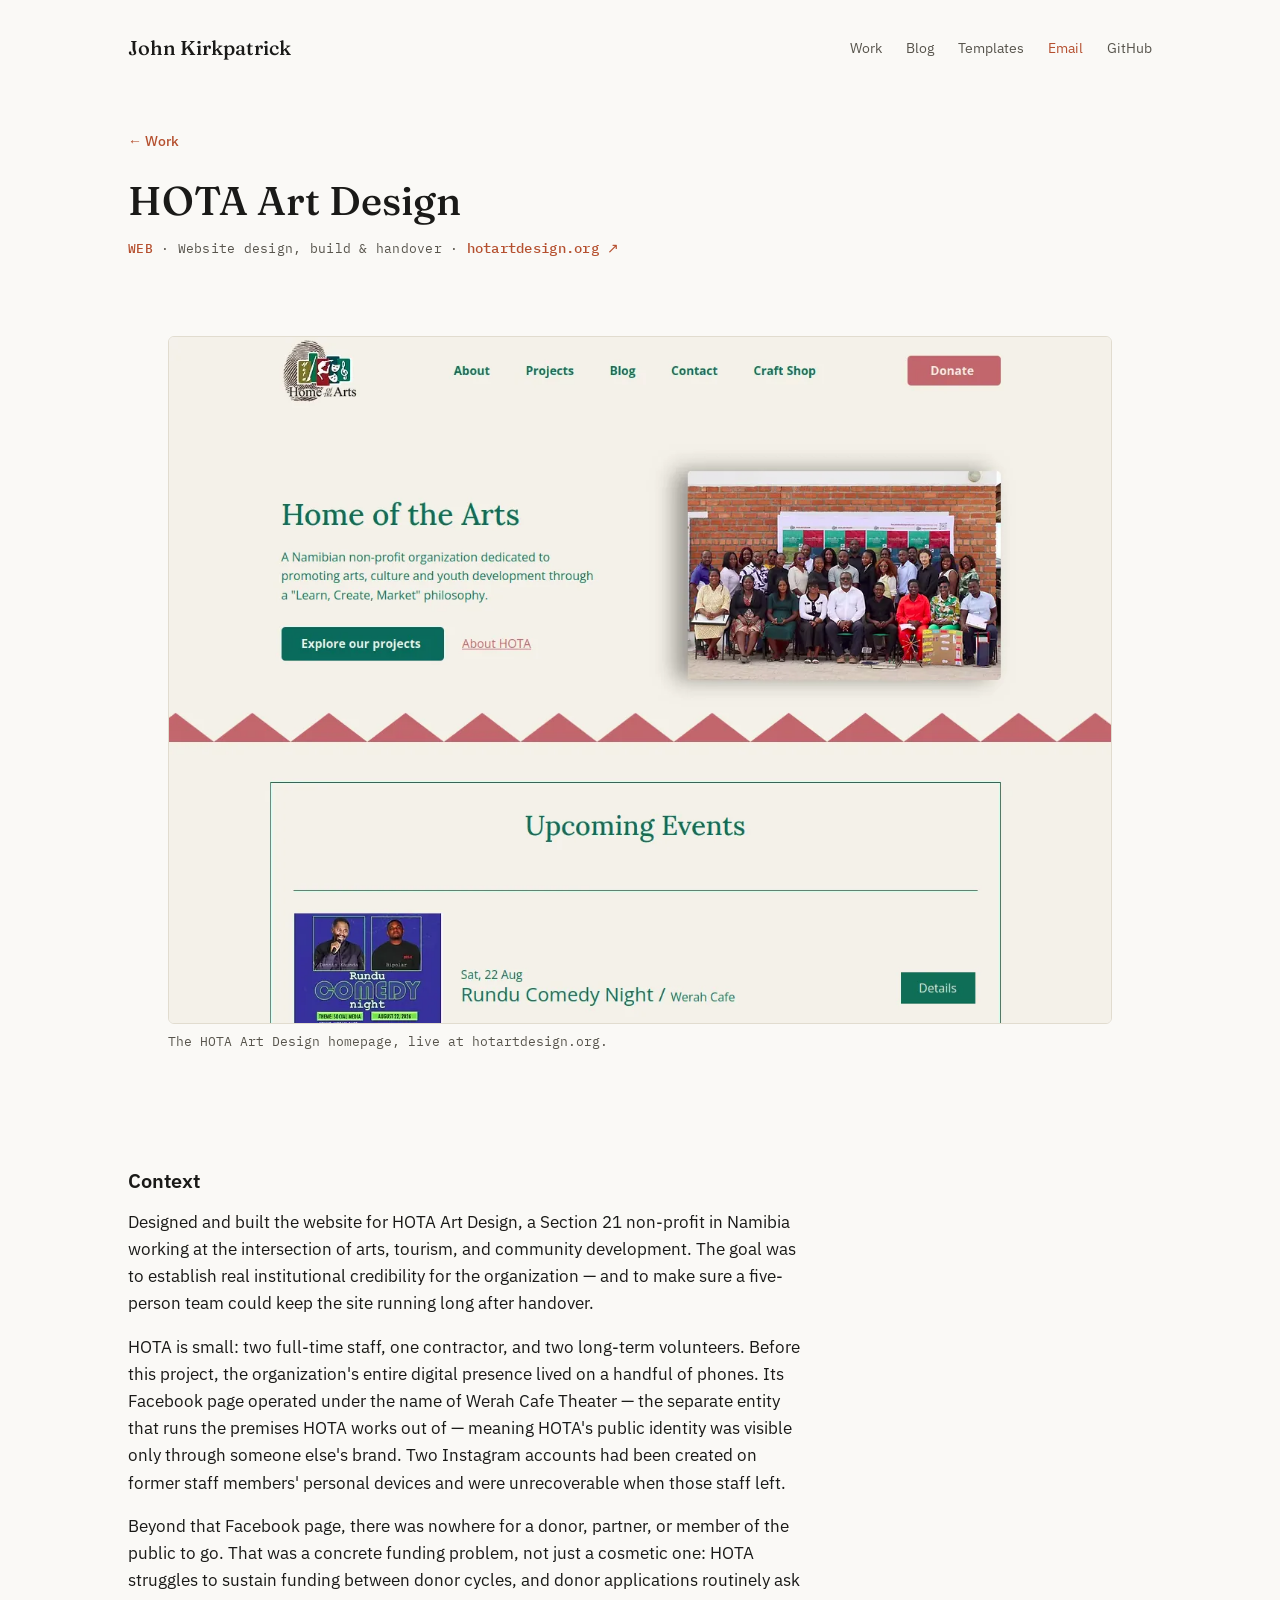
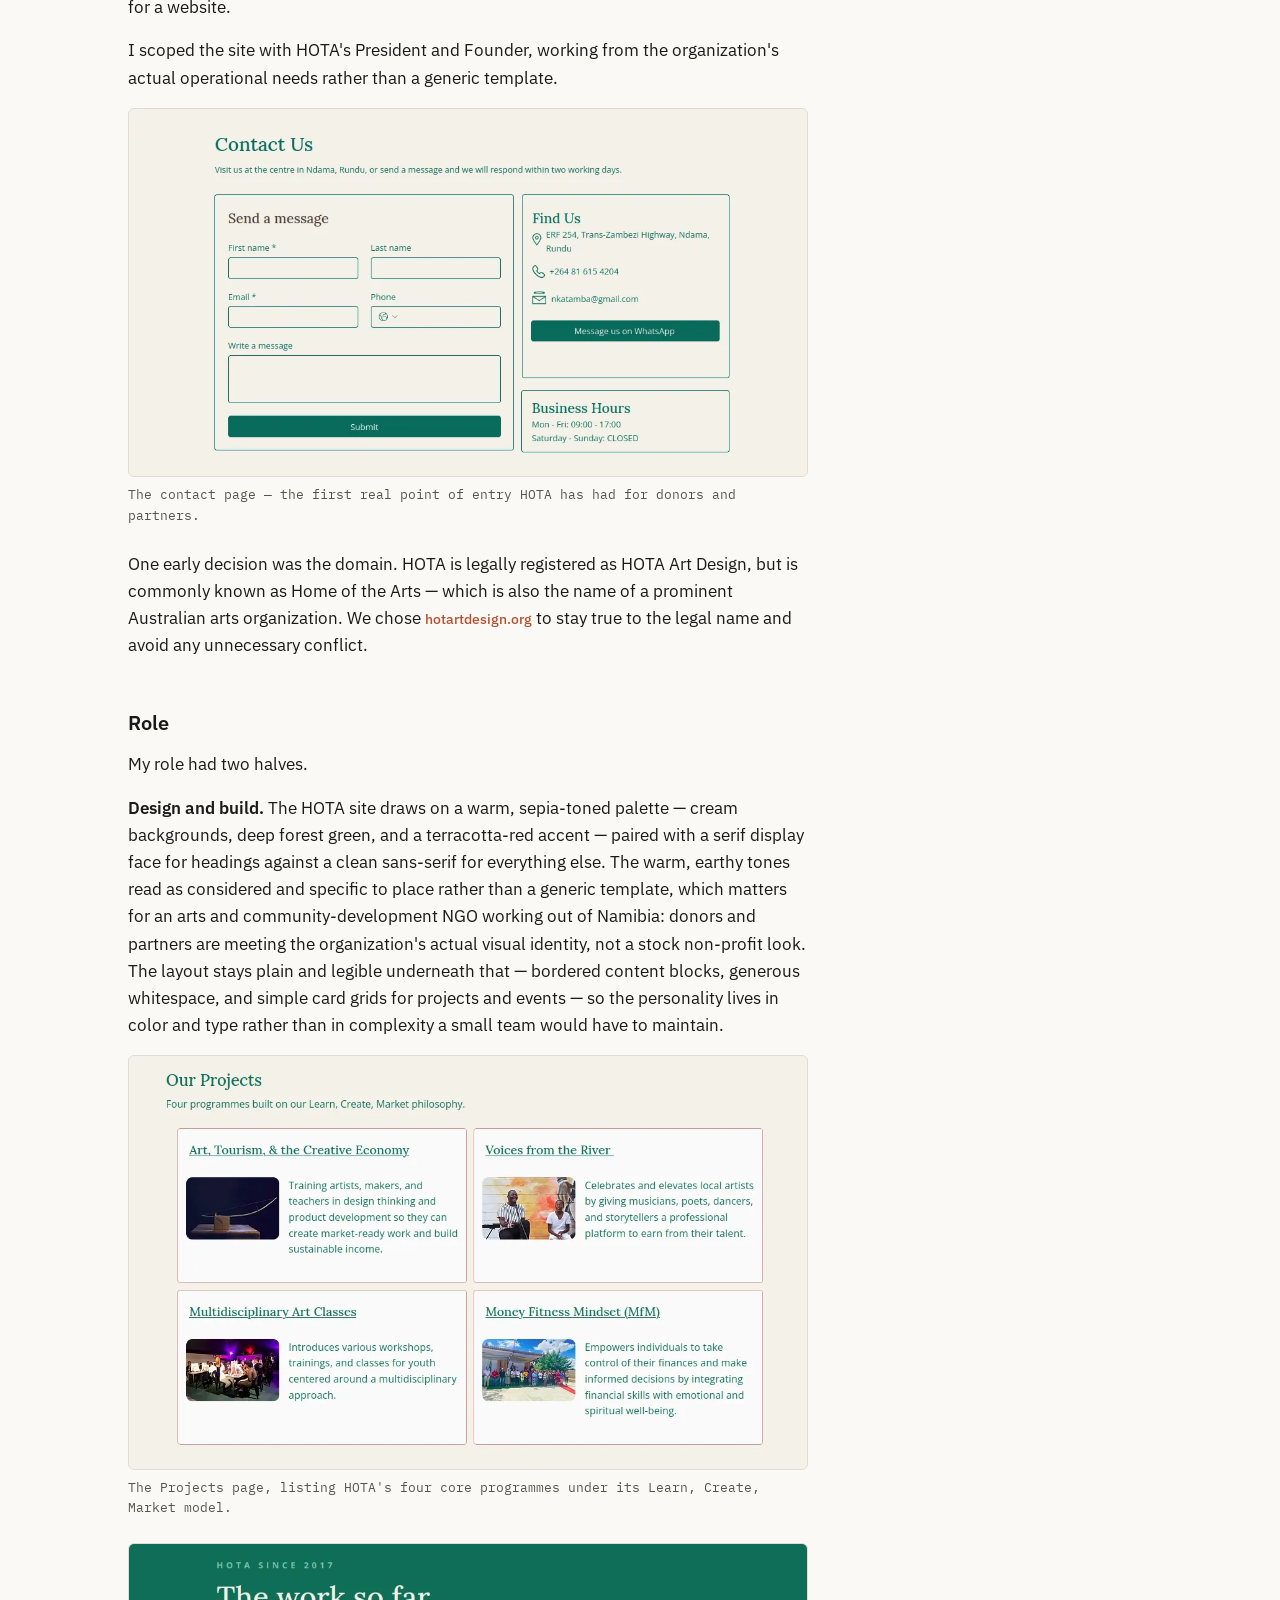
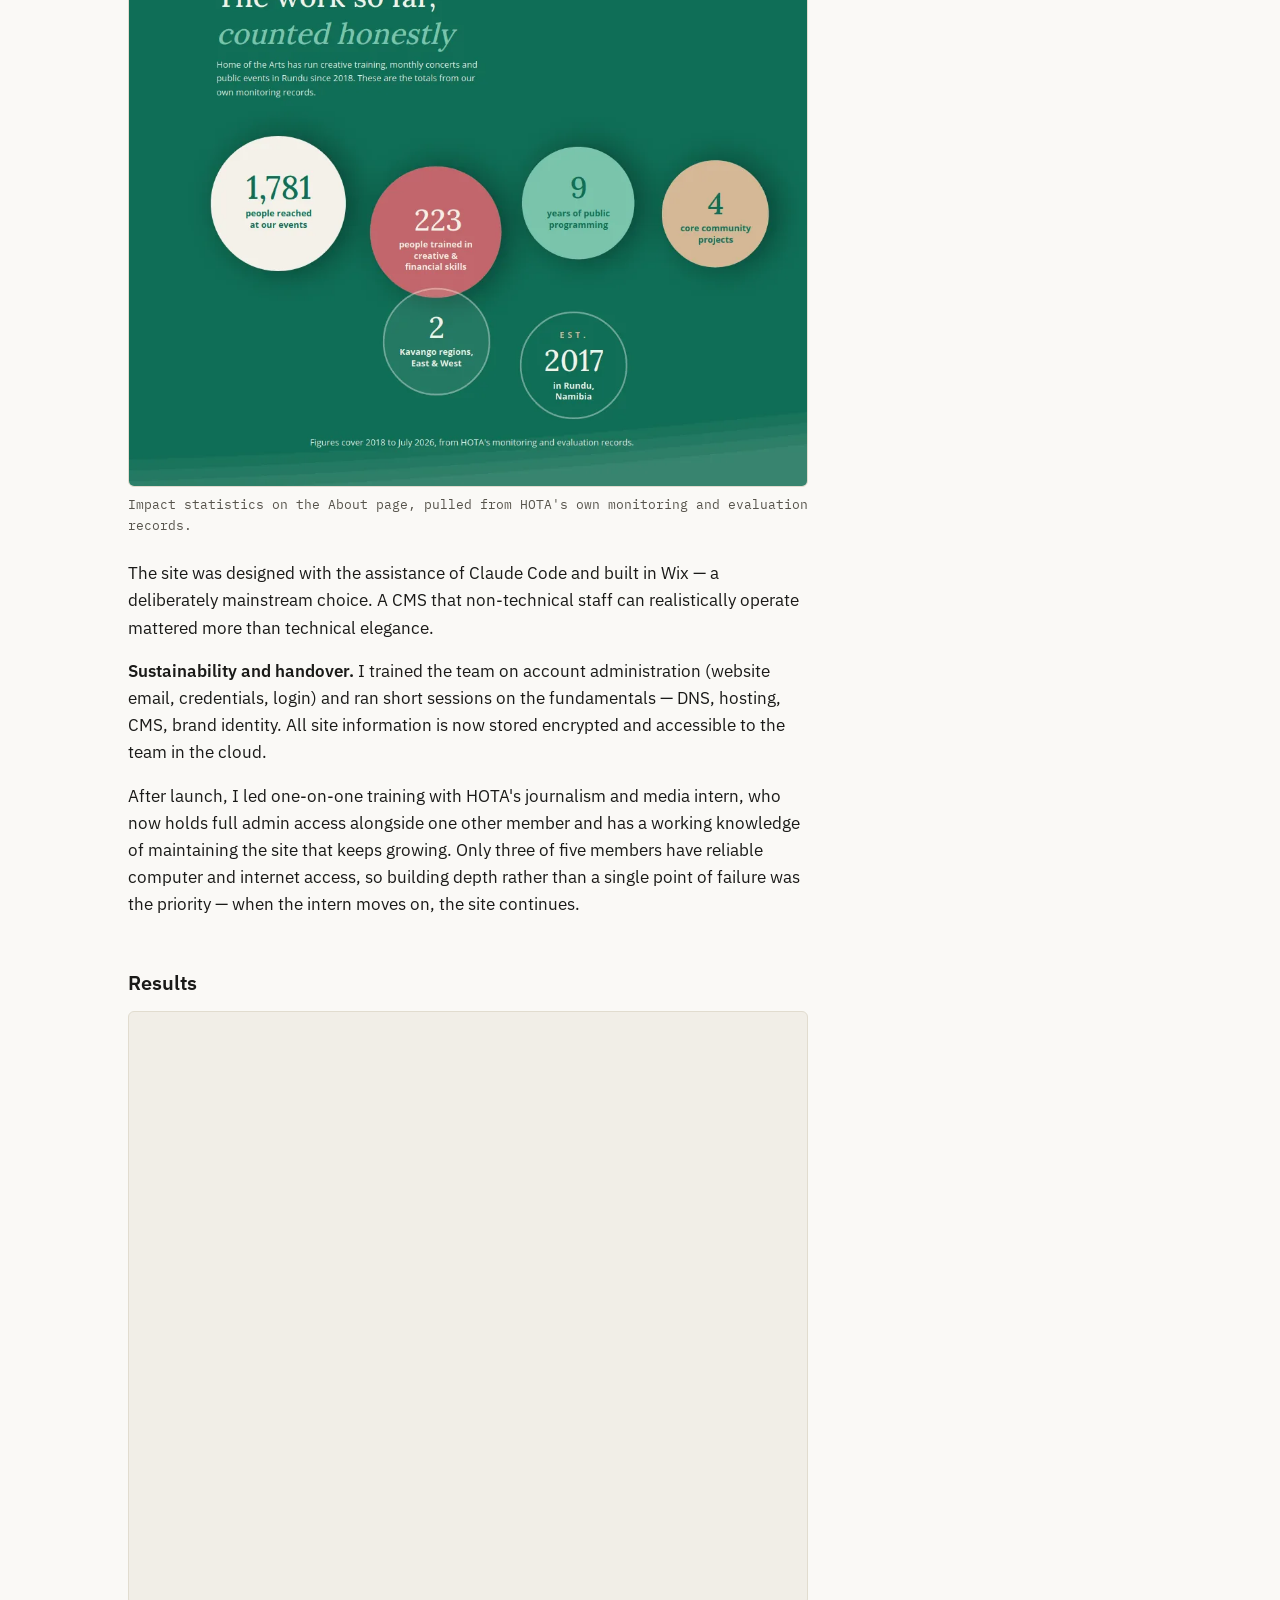
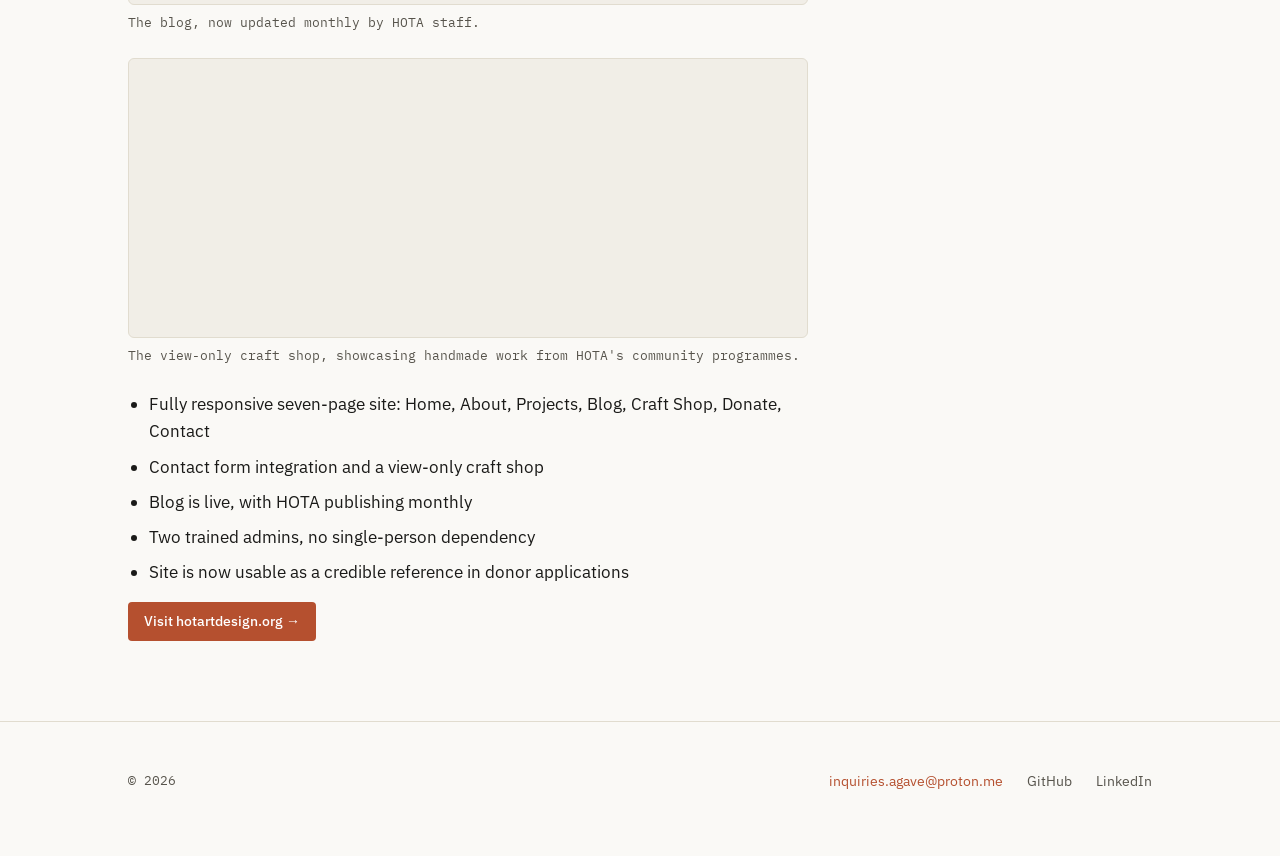
<file: projects/hota-art-design.html>
<!doctype html>
<html lang="en">
<head>
<meta charset="utf-8" />
<meta name="viewport" content="width=device-width, initial-scale=1" />
<meta http-equiv="Content-Security-Policy" content="default-src 'self'; img-src 'self'; style-src 'self'; script-src 'self'; base-uri 'self'; object-src 'none'; form-action 'none'" />
<link rel="icon" type="image/svg+xml" href="../favicon.svg" />
<title>HOTA Art Design — John Kirkpatrick</title>
<meta name="description" content="Website design, build, and handover for HOTA Art Design, a Namibian arts and community-development non-profit." />
<meta property="og:type" content="article" />
<meta property="og:title" content="HOTA Art Design — John Kirkpatrick" />
<meta property="og:description" content="Website design, build, and handover for HOTA Art Design, a Namibian arts and community-development non-profit." />
<meta property="og:image" content="https://www.johnleokirkpatrick.com/assets/hota-art-design.webp" />
<meta property="og:url" content="https://www.johnleokirkpatrick.com/projects/hota-art-design.html" />
<meta name="twitter:card" content="summary_large_image" />
<meta name="twitter:title" content="HOTA Art Design — John Kirkpatrick" />
<meta name="twitter:description" content="Website design, build, and handover for HOTA Art Design, a Namibian arts and community-development non-profit." />
<meta name="twitter:image" content="https://www.johnleokirkpatrick.com/assets/hota-art-design.webp" />
<link rel="stylesheet" href="../css/styles.css" />
</head>
<body>

  <header class="site">
    <div class="wrap">
      <span class="site-name">John Kirkpatrick</span>
      <nav class="header-links">
        <a href="../index.html#work">Work</a>
        <a href="../blog/">Blog</a>
        <a href="../templates/">Templates</a>
        <a class="contact" href="mailto:inquiries.agave@proton.me">Email</a>
        <a href="https://github.com/jleok" target="_blank" rel="noopener">GitHub</a>
      </nav>
    </div>
  </header>

  <div class="detail-top">
    <div class="wrap">
      <a class="back-link" href="../index.html#work">← Work</a>
    </div>
  </div>

  <section class="detail-header">
    <div class="wrap">
      <h1>HOTA Art Design</h1>
      <p class="detail-meta"><span class="tag">WEB</span> · Website design, build &amp; handover · <a class="back-link" href="https://hotartdesign.org" target="_blank" rel="noopener noreferrer">hotartdesign.org ↗</a></p>
    </div>
  </section>

  <section class="detail-media">
    <div class="wrap">
      <figure>
        <div class="frame">
          <img src="../assets/hota-art-design.webp" alt="HOTA Art Design homepage on desktop, showing the hero section and Learn, Create, Market mission statement" width="1264" height="920" loading="lazy">
        </div>
        <figcaption>The HOTA Art Design homepage, live at hotartdesign.org.</figcaption>
      </figure>
    </div>
  </section>

  <section>
    <div class="wrap detail-layout">
      <div class="detail-body">
      <h2>Context</h2>
      <p>
        Designed and built the website for HOTA Art Design, a Section 21
        non-profit in Namibia working at the intersection of arts,
        tourism, and community development. The goal was to establish
        real institutional credibility for the organization — and to
        make sure a five-person team could keep the site running long
        after handover.
      </p>
      <p>
        HOTA is small: two full-time staff, one contractor, and two
        long-term volunteers. Before this project, the organization's
        entire digital presence lived on a handful of phones. Its
        Facebook page operated under the name of Werah Cafe Theater — the
        separate entity that runs the premises HOTA works out of —
        meaning HOTA's public identity was visible only through someone
        else's brand. Two Instagram accounts had been created on former
        staff members' personal devices and were unrecoverable when those
        staff left.
      </p>
      <p>
        Beyond that Facebook page, there was nowhere for a donor, partner,
        or member of the public to go. That was a concrete funding
        problem, not just a cosmetic one: HOTA struggles to sustain
        funding between donor cycles, and donor applications routinely
        ask for a website.
      </p>
      <p>
        I scoped the site with HOTA's President and Founder, working from
        the organization's actual operational needs rather than a generic
        template.
      </p>

      <figure class="body-figure">
        <div class="frame">
          <img src="../assets/hota-art-design-2.webp" alt="HOTA Art Design contact page with a message form and the organization's location, phone, and business hours" width="1032" height="559" loading="lazy">
        </div>
        <figcaption>The contact page — the first real point of entry HOTA has had for donors and partners.</figcaption>
      </figure>

      <p>
        One early decision was the domain. HOTA is legally registered as
        HOTA Art Design, but is commonly known as Home of the Arts —
        which is also the name of a prominent Australian arts
        organization. We chose <a class="back-link" href="https://hotartdesign.org" target="_blank" rel="noopener noreferrer">hotartdesign.org</a>
        to stay true to the legal name and avoid any unnecessary conflict.
      </p>

      <h2>Role</h2>
      <p>
        My role had two halves.
      </p>
      <p>
        <strong>Design and build.</strong> The HOTA site draws on a warm,
        sepia-toned palette — cream backgrounds, deep forest green, and a
        terracotta-red accent — paired with a serif display face for
        headings against a clean sans-serif for everything else. The
        warm, earthy tones read as considered and specific to place
        rather than a generic template, which matters for an arts and
        community-development NGO working out of Namibia: donors and
        partners are meeting the organization's actual visual identity,
        not a stock non-profit look. The layout stays plain and
        legible underneath that — bordered content blocks, generous
        whitespace, and simple card grids for projects and events — so
        the personality lives in color and type rather than in
        complexity a small team would have to maintain.
      </p>

      <figure class="body-figure">
        <div class="frame">
          <img src="../assets/hota-art-design-3.webp" alt="HOTA Art Design projects page listing the organization's four core programmes with photos and descriptions" width="1092" height="664" loading="lazy">
        </div>
        <figcaption>The Projects page, listing HOTA's four core programmes under its Learn, Create, Market model.</figcaption>
      </figure>

      <figure class="body-figure">
        <div class="frame">
          <img src="../assets/hota-art-design-4.webp" alt="HOTA Art Design about page showing impact statistics: people reached, people trained, years of programming, and community projects" width="1004" height="802" loading="lazy">
        </div>
        <figcaption>Impact statistics on the About page, pulled from HOTA's own monitoring and evaluation records.</figcaption>
      </figure>

      <p>
        The site was designed with the assistance of Claude Code and
        built in Wix — a deliberately mainstream choice. A CMS that
        non-technical staff can realistically operate mattered more than
        technical elegance.
      </p>
      <p>
        <strong>Sustainability and handover.</strong> I trained the team
        on account administration (website email, credentials, login)
        and ran short sessions on the fundamentals — DNS, hosting, CMS,
        brand identity. All site information is now stored encrypted and
        accessible to the team in the cloud.
      </p>
      <p>
        After launch, I led one-on-one training with HOTA's journalism
        and media intern, who now holds full admin access alongside one
        other member and has a working knowledge of maintaining the site
        that keeps growing. Only three of five members have reliable
        computer and internet access, so building depth rather than a
        single point of failure was the priority — when the intern moves
        on, the site continues.
      </p>

      <h2>Results</h2>

      <figure class="body-figure">
        <div class="frame">
          <img src="../assets/hota-art-design-5.webp" alt="HOTA Art Design blog page showing published posts written and managed by HOTA staff" width="1021" height="892" loading="lazy">
        </div>
        <figcaption>The blog, now updated monthly by HOTA staff.</figcaption>
      </figure>

      <figure class="body-figure">
        <div class="frame">
          <img src="../assets/hota-art-design-6.webp" alt="HOTA Art Design craft shop page displaying handmade products including jewelry, textiles, and carved wooden items" width="1600" height="658" loading="lazy">
        </div>
        <figcaption>The view-only craft shop, showcasing handmade work from HOTA's community programmes.</figcaption>
      </figure>

      <ul>
        <li>Fully responsive seven-page site: Home, About, Projects, Blog, Craft Shop, Donate, Contact</li>
        <li>Contact form integration and a view-only craft shop</li>
        <li>Blog is live, with HOTA publishing monthly</li>
        <li>Two trained admins, no single-person dependency</li>
        <li>Site is now usable as a credible reference in donor applications</li>
      </ul>

      <p><a class="btn" href="https://hotartdesign.org" target="_blank" rel="noopener noreferrer">Visit hotartdesign.org →</a></p>
      </div>
    </div>
  </section>

  <footer class="site">
    <div class="wrap">
      <span class="footer-copy">© 2026</span>
      <nav class="footer-links">
        <a class="contact" href="mailto:inquiries.agave@proton.me">inquiries.agave@proton.me</a>
        <a href="https://github.com/jleok" target="_blank" rel="noopener">GitHub</a>
        <a href="https://linkedin.com/in/johnleok" target="_blank" rel="noopener">LinkedIn</a>
      </nav>
    </div>
  </footer>

</body>
</html>
</file>
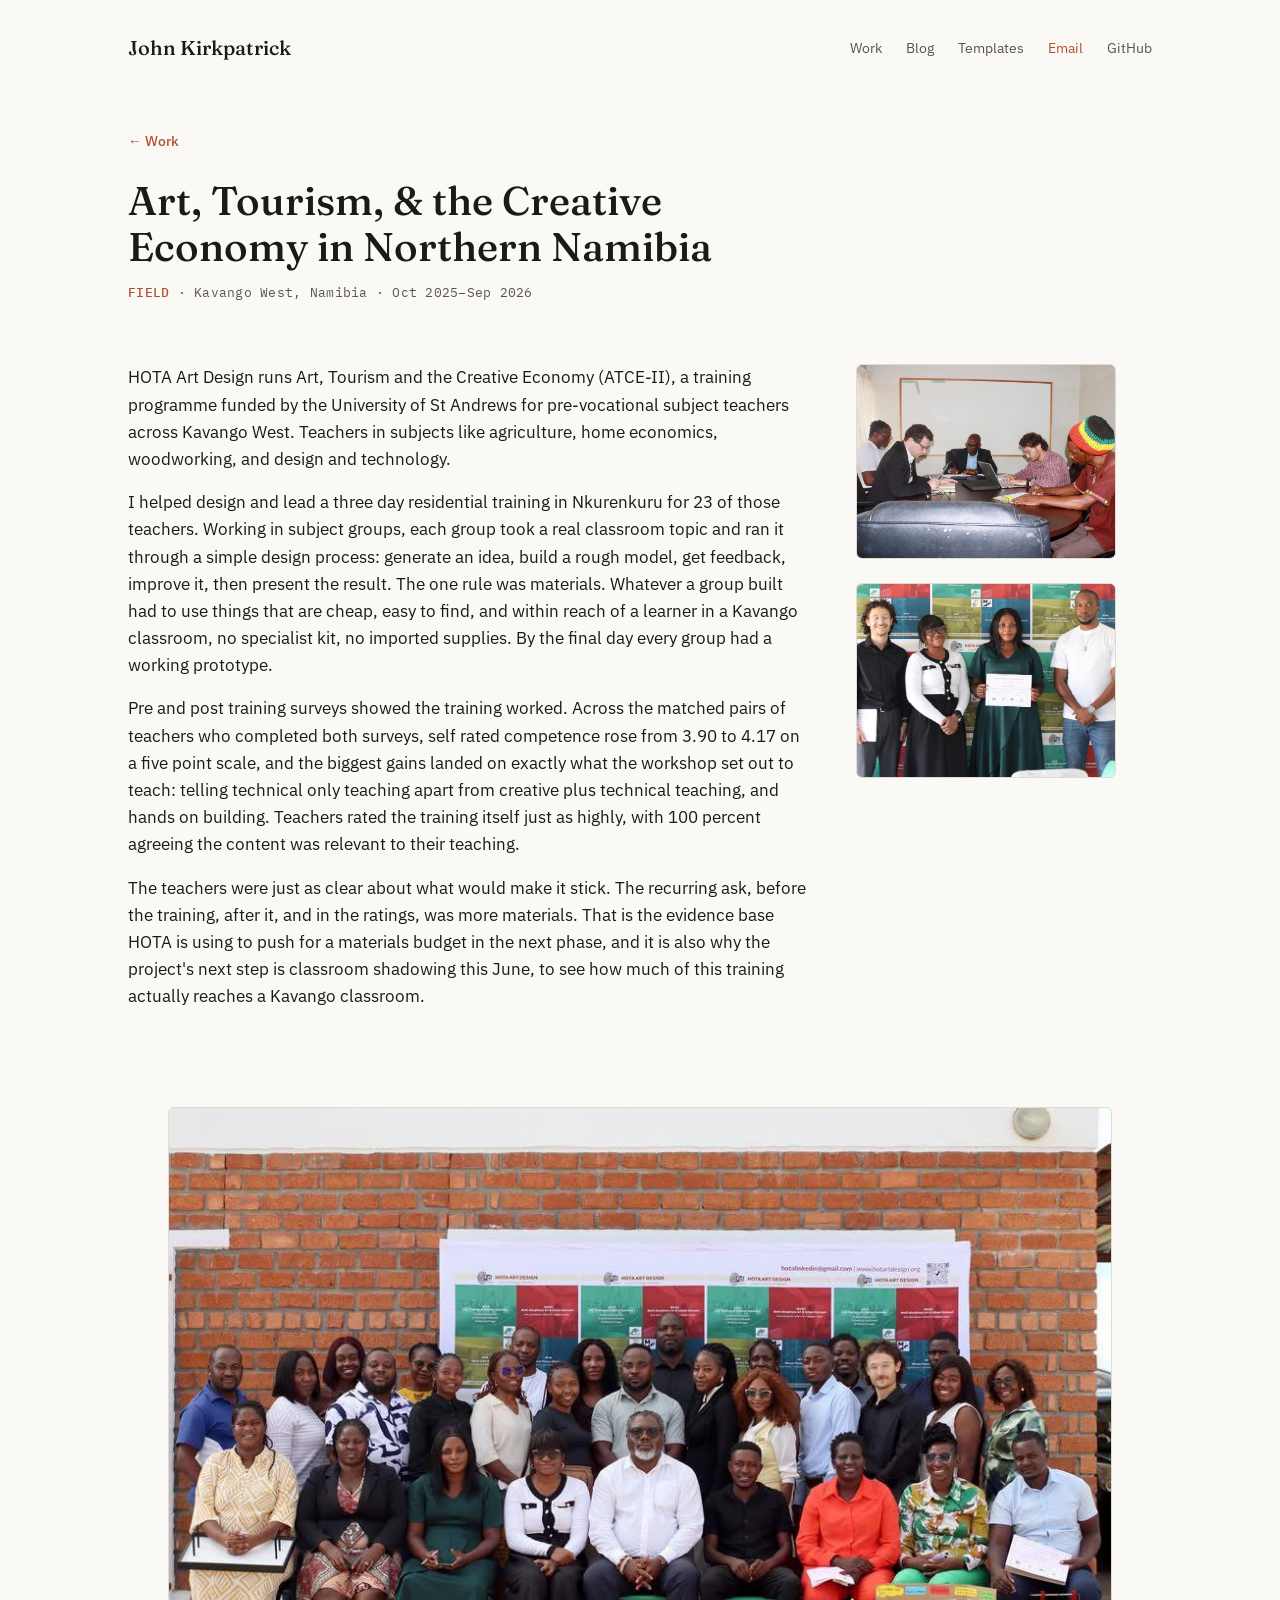
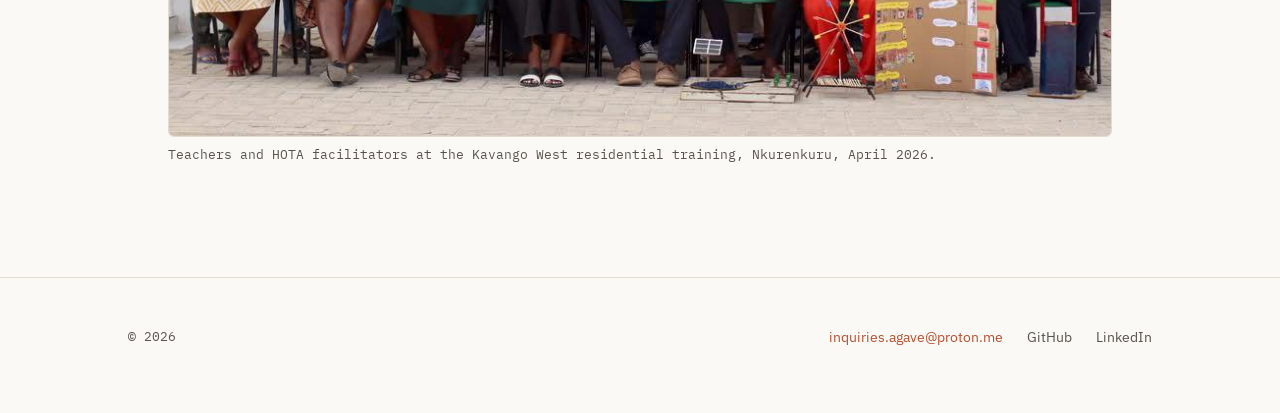
<file: projects/teacher-training-kavango-west.html>
<!doctype html>
<html lang="en">
<head>
<meta charset="utf-8" />
<meta name="viewport" content="width=device-width, initial-scale=1" />
<meta http-equiv="Content-Security-Policy" content="default-src 'self'; img-src 'self'; style-src 'self'; script-src 'self'; base-uri 'self'; object-src 'none'; form-action 'none'" />
<link rel="icon" type="image/svg+xml" href="../favicon.svg" />
<title>Art, Tourism, &amp; the Creative Economy in Northern Namibia — John Kirkpatrick</title>
<meta name="description" content="Residential teacher training in Kavango West, Namibia, under Art, Tourism & the Creative Economy (ATCE-II)." />
<meta property="og:type" content="article" />
<meta property="og:title" content="Art, Tourism, &amp; the Creative Economy in Northern Namibia — John Kirkpatrick" />
<meta property="og:description" content="Residential teacher training in Kavango West, Namibia, under Art, Tourism & the Creative Economy (ATCE-II)." />
<meta property="og:image" content="https://www.johnleokirkpatrick.com/assets/teacher-training-kavango-west.jpg" />
<meta property="og:url" content="https://www.johnleokirkpatrick.com/projects/teacher-training-kavango-west.html" />
<meta name="twitter:card" content="summary_large_image" />
<meta name="twitter:title" content="Art, Tourism, &amp; the Creative Economy in Northern Namibia — John Kirkpatrick" />
<meta name="twitter:description" content="Residential teacher training in Kavango West, Namibia, under Art, Tourism & the Creative Economy (ATCE-II)." />
<meta name="twitter:image" content="https://www.johnleokirkpatrick.com/assets/teacher-training-kavango-west.jpg" />
<link rel="stylesheet" href="../css/styles.css" />
</head>
<body>

  <header class="site">
    <div class="wrap">
      <span class="site-name">John Kirkpatrick</span>
      <nav class="header-links">
        <a href="../index.html#work">Work</a>
        <a href="../blog/">Blog</a>
        <a href="../templates/">Templates</a>
        <a class="contact" href="mailto:inquiries.agave@proton.me">Email</a>
        <a href="https://github.com/jleok" target="_blank" rel="noopener">GitHub</a>
      </nav>
    </div>
  </header>

  <div class="detail-top">
    <div class="wrap">
      <a class="back-link" href="../index.html#work">← Work</a>
    </div>
  </div>

  <section class="detail-header">
    <div class="wrap">
      <h1>Art, Tourism, &amp; the Creative Economy in Northern Namibia</h1>
      <p class="detail-meta"><span class="tag">FIELD</span> · Kavango West, Namibia · Oct 2025–Sep 2026</p>
    </div>
  </section>

  <section>
    <div class="wrap detail-layout">
      <div class="detail-body">
      <p>
        HOTA Art Design runs Art, Tourism and the Creative Economy
        (ATCE-II), a training programme funded by the University of St
        Andrews for pre-vocational subject teachers across
        Kavango West. Teachers in subjects like agriculture, home economics,
        woodworking, and design and technology.
      </p>
      <p>
        I helped design and lead a three day residential training in
        Nkurenkuru for 23 of those teachers. Working in subject groups,
        each group took a real classroom topic and ran it through a
        simple design process: generate an idea, build a rough model,
        get feedback, improve it, then present the result. The one rule
        was materials. Whatever a group built had to use things that are
        cheap, easy to find, and within reach of a learner in a Kavango
        classroom, no specialist kit, no imported supplies. By the final
        day every group had a working prototype.
      </p>
      <p>
        Pre and post training surveys showed the training worked. Across
        the matched pairs of teachers who completed both surveys, self
        rated competence rose from 3.90 to 4.17 on a five point scale,
        and the biggest gains landed on exactly what the workshop set
        out to teach: telling technical only teaching apart from
        creative plus technical teaching, and hands on building. Teachers
        rated the training itself just as highly, with 100 percent
        agreeing the content was relevant to their teaching.
      </p>
      <p>
        The teachers were just as clear about what would make it stick.
        The recurring ask, before the training, after it, and in the
        ratings, was more materials. That is the evidence base HOTA is
        using to push for a materials budget in the next phase, and it
        is also why the project's next step is classroom shadowing this
        June, to see how much of this training actually reaches a
        Kavango classroom.
      </p>
      </div>

      <div class="detail-rail">
        <div class="frame">
          <img src="../assets/teacher-training-kavango-west-2.jpg" alt="Planning meeting with HOTA and University of St Andrews project partners" width="1080" height="719" loading="lazy">
        </div>
        <div class="frame">
          <img src="../assets/teacher-training-kavango-west-3.jpg" alt="A teacher receiving a certificate of completion for the ATCE-II training" width="1600" height="1066" loading="lazy">
        </div>
      </div>
    </div>
  </section>

  <section class="detail-media">
    <div class="wrap">
      <figure>
        <div class="frame">
          <img src="../assets/teacher-training-kavango-west.jpg" alt="Teachers and HOTA facilitators at the Kavango West residential training, Nkurenkuru" width="960" height="640" loading="lazy">
        </div>
        <figcaption>Teachers and HOTA facilitators at the Kavango West residential training, Nkurenkuru, April 2026.</figcaption>
      </figure>
    </div>
  </section>

  <footer class="site">
    <div class="wrap">
      <span class="footer-copy">© 2026</span>
      <nav class="footer-links">
        <a class="contact" href="mailto:inquiries.agave@proton.me">inquiries.agave@proton.me</a>
        <a href="https://github.com/jleok" target="_blank" rel="noopener">GitHub</a>
        <a href="https://linkedin.com/in/johnleok" target="_blank" rel="noopener">LinkedIn</a>
      </nav>
    </div>
  </footer>

</body>
</html>
</file>
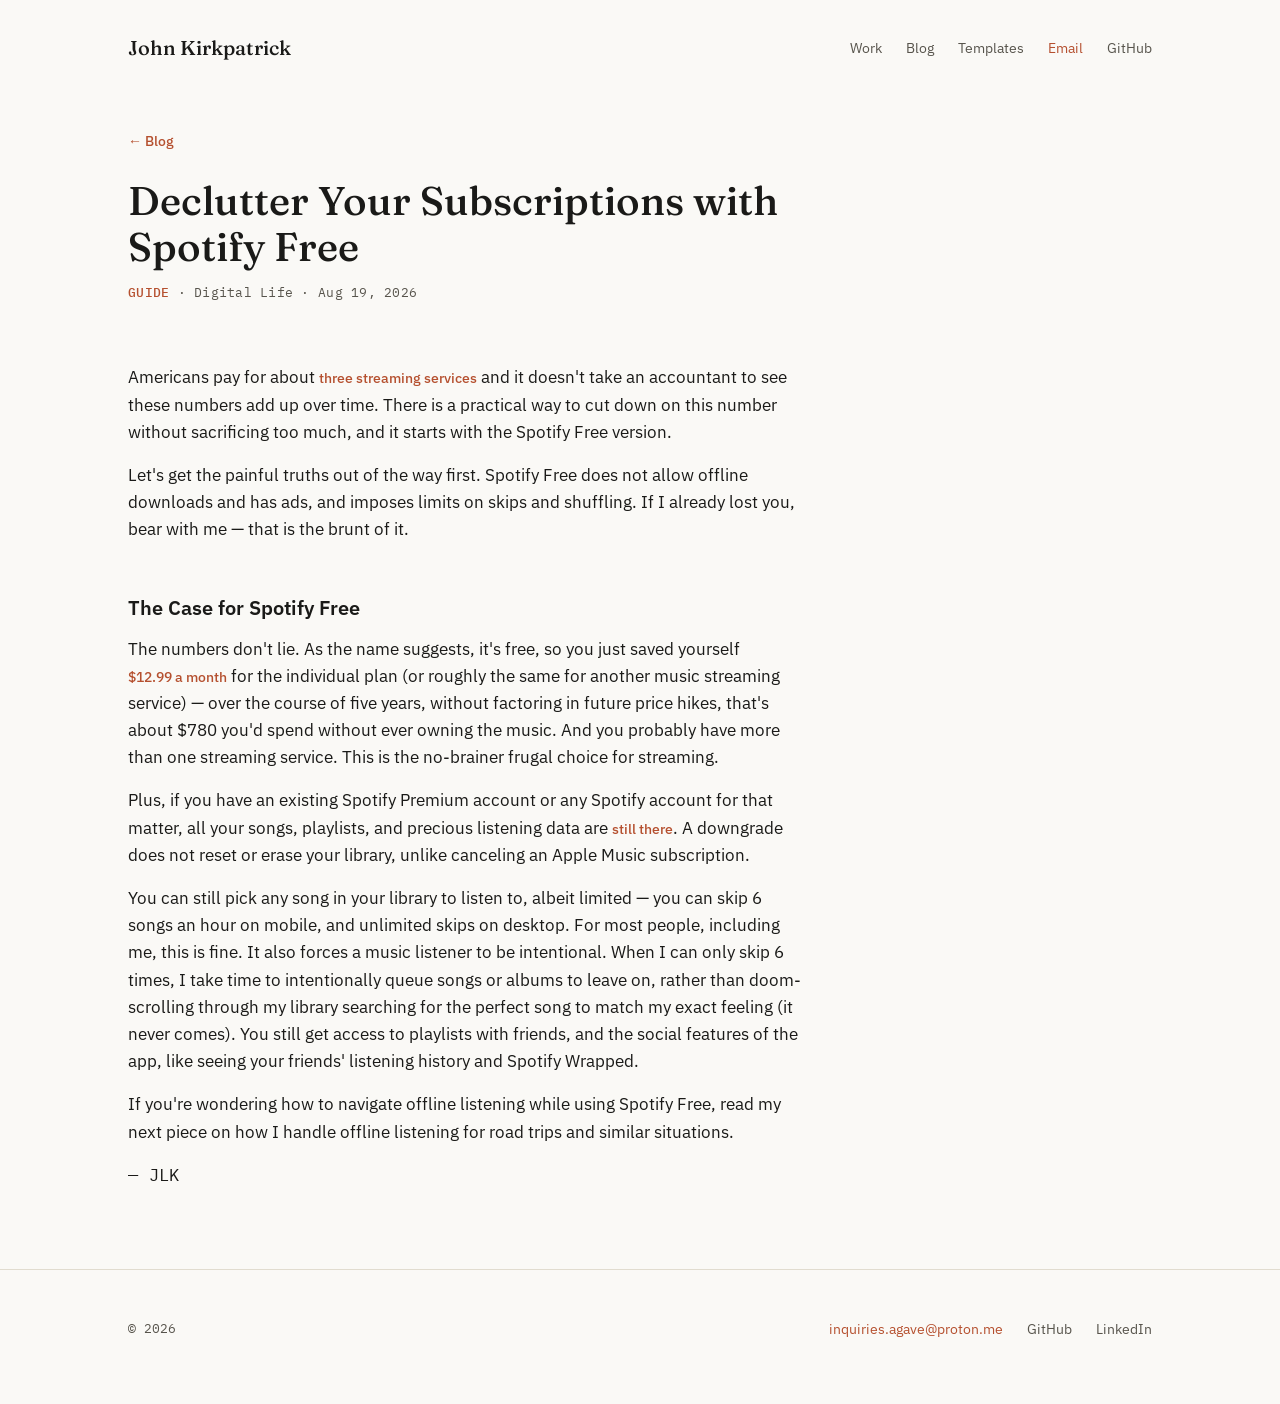
<file: blog/posts/declutter-your-subscriptions-with-spotify-free.html>
<!doctype html>
<html lang="en">
<head>
<meta charset="utf-8" />
<meta name="viewport" content="width=device-width, initial-scale=1" />
<meta http-equiv="Content-Security-Policy" content="default-src 'self'; img-src 'self'; style-src 'self'; script-src 'self'; base-uri 'self'; object-src 'none'; form-action 'none'" />
<link rel="icon" type="image/svg+xml" href="../../favicon.svg" />
<title>Declutter Your Subscriptions with Spotify Free — John Kirkpatrick</title>
<meta name="description" content="A practical case for downgrading to Spotify Free: what you lose, what you keep, and why it's the easiest way to cut a streaming subscription without losing your library." />
<meta property="og:type" content="article" />
<meta property="og:title" content="Declutter Your Subscriptions with Spotify Free — John Kirkpatrick" />
<meta property="og:description" content="A practical case for downgrading to Spotify Free: what you lose, what you keep, and why it's the easiest way to cut a streaming subscription without losing your library." />
<meta property="og:url" content="https://www.johnleokirkpatrick.com/blog/posts/declutter-your-subscriptions-with-spotify-free.html" />
<meta name="twitter:card" content="summary" />
<meta name="twitter:title" content="Declutter Your Subscriptions with Spotify Free — John Kirkpatrick" />
<meta name="twitter:description" content="A practical case for downgrading to Spotify Free: what you lose, what you keep, and why it's the easiest way to cut a streaming subscription without losing your library." />
<link rel="stylesheet" href="../../css/styles.css" />
</head>
<body>

  <header class="site">
    <div class="wrap">
      <span class="site-name">John Kirkpatrick</span>
      <nav class="header-links">
        <a href="../../index.html#work">Work</a>
        <a href="../">Blog</a>
        <a href="../../templates/">Templates</a>
        <a class="contact" href="mailto:inquiries.agave@proton.me">Email</a>
        <a href="https://github.com/jleok" target="_blank" rel="noopener">GitHub</a>
      </nav>
    </div>
  </header>

  <div class="detail-top">
    <div class="wrap">
      <a class="back-link" href="../">← Blog</a>
    </div>
  </div>

  <section class="detail-header">
    <div class="wrap">
      <h1>Declutter Your Subscriptions with Spotify Free</h1>
      <p class="detail-meta"><span class="tag">GUIDE</span> · Digital Life · Aug 19, 2026</p>
    </div>
  </section>

  <section>
    <div class="wrap detail-layout">
      <div class="detail-body">

        <p>
          Americans pay for about <a class="back-link" href="https://www.reviews.org/tv-service/streaming-habits/" target="_blank" rel="noopener noreferrer">three streaming services</a>
          and it doesn't take an accountant to see these numbers add up over
          time. There is a practical way to cut down on this number without
          sacrificing too much, and it starts with the Spotify Free version.
        </p>
        <p>
          Let's get the painful truths out of the way first. Spotify Free
          does not allow offline downloads and has ads, and imposes limits
          on skips and shuffling. If I already lost you, bear with me —
          that is the brunt of it.
        </p>

        <h2>The Case for Spotify Free</h2>

        <p>
          The numbers don't lie. As the name suggests, it's free, so you
          just saved yourself
          <a class="back-link" href="https://www.spotify.com/us/premium/#plans" target="_blank" rel="noopener noreferrer">$12.99 a month</a>
          for the individual plan (or roughly the same for another music
          streaming service) — over the course of five years, without
          factoring in future price hikes, that's about $780 you'd spend
          without ever owning the music. And you probably have more than
          one streaming service. This is the no-brainer frugal choice for
          streaming.
        </p>
        <p>
          Plus, if you have an existing Spotify Premium account or any
          Spotify account for that matter, all your songs, playlists, and
          precious listening data are
          <a class="back-link" href="https://community.spotify.com/t5/Subscriptions/Changing-from-premium-to-free-do-my-playlists-stay/td-p/6960014" target="_blank" rel="noopener noreferrer">still there</a>.
          A downgrade does not reset or erase your library, unlike
          canceling an Apple Music subscription.
        </p>
        <p>
          You can still pick any song in your library to listen to, albeit
          limited — you can skip 6 songs an hour on mobile, and unlimited
          skips on desktop. For most people, including me, this is fine. It
          also forces a music listener to be intentional. When I can only
          skip 6 times, I take time to intentionally queue songs or albums
          to leave on, rather than doom-scrolling through my library
          searching for the perfect song to match my exact feeling (it
          never comes). You still get access to playlists with friends, and
          the social features of the app, like seeing your friends'
          listening history and Spotify Wrapped.
        </p>
        <p>
          If you're wondering how to navigate offline listening while using
          Spotify Free, read my next piece on how I handle offline
          listening for road trips and similar situations.
        </p>

        <p class="detail-meta">— JLK</p>

      </div>
    </div>
  </section>

  <footer class="site">
    <div class="wrap">
      <span class="footer-copy">© 2026</span>
      <nav class="footer-links">
        <a class="contact" href="mailto:inquiries.agave@proton.me">inquiries.agave@proton.me</a>
        <a href="https://github.com/jleok" target="_blank" rel="noopener">GitHub</a>
        <a href="https://linkedin.com/in/johnleok" target="_blank" rel="noopener">LinkedIn</a>
      </nav>
    </div>
  </footer>

</body>
</html>
</file>
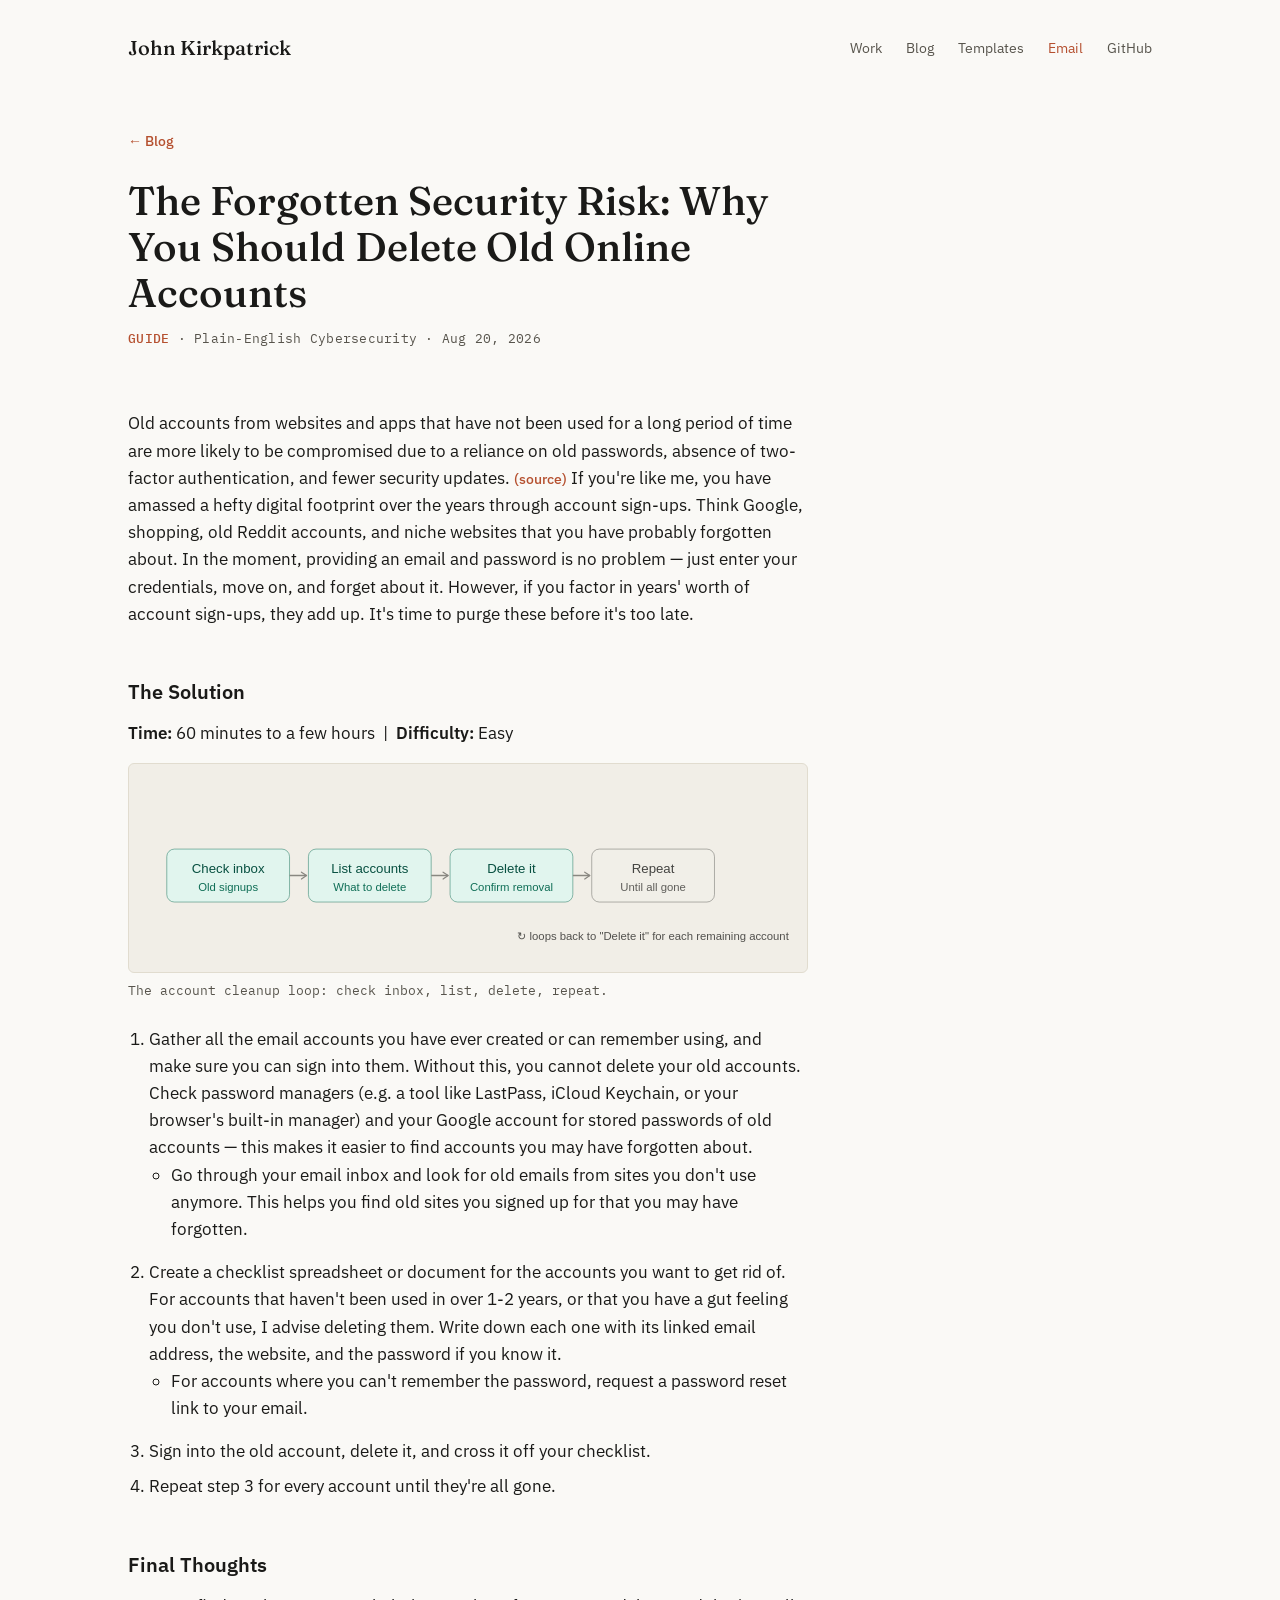
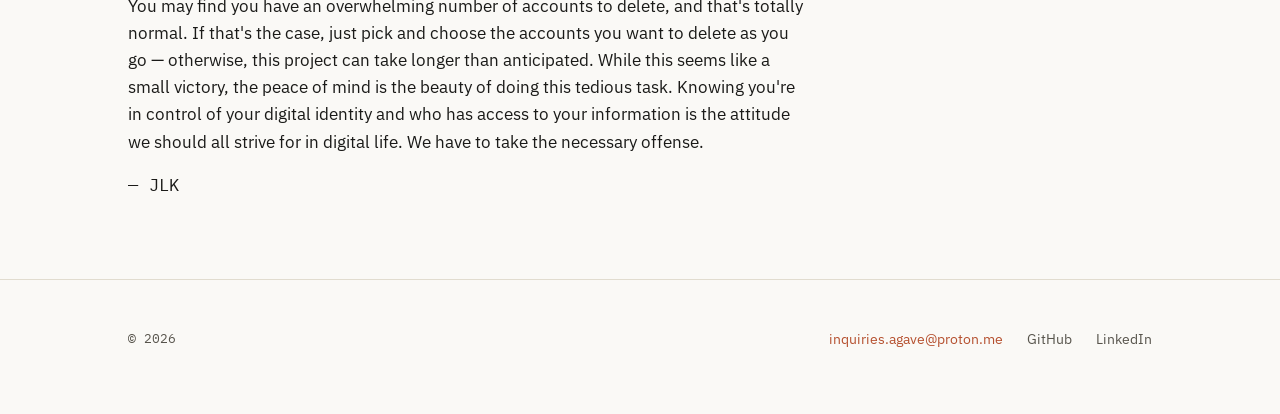
<file: blog/posts/delete-old-online-accounts.html>
<!doctype html>
<html lang="en">
<head>
<meta charset="utf-8" />
<meta name="viewport" content="width=device-width, initial-scale=1" />
<meta http-equiv="Content-Security-Policy" content="default-src 'self'; img-src 'self'; style-src 'self'; script-src 'self'; base-uri 'self'; object-src 'none'; form-action 'none'" />
<link rel="icon" type="image/svg+xml" href="../../favicon.svg" />
<title>The Forgotten Security Risk: Why You Should Delete Old Online Accounts — John Kirkpatrick</title>
<meta name="description" content="Old, forgotten online accounts are a hidden security risk. Learn a simple step-by-step process to find and delete your unused accounts before they're compromised." />
<meta property="og:type" content="article" />
<meta property="og:title" content="The Forgotten Security Risk: Why You Should Delete Old Online Accounts — John Kirkpatrick" />
<meta property="og:description" content="Old, forgotten online accounts are a hidden security risk. Learn a simple step-by-step process to find and delete your unused accounts before they're compromised." />
<meta property="og:image" content="https://www.johnleokirkpatrick.com/blog/assets/delete-old-online-accounts/digital_account_cleanup_flow.svg" />
<meta property="og:url" content="https://www.johnleokirkpatrick.com/blog/posts/delete-old-online-accounts.html" />
<meta name="twitter:card" content="summary_large_image" />
<meta name="twitter:title" content="The Forgotten Security Risk: Why You Should Delete Old Online Accounts — John Kirkpatrick" />
<meta name="twitter:description" content="Old, forgotten online accounts are a hidden security risk. Learn a simple step-by-step process to find and delete your unused accounts before they're compromised." />
<meta name="twitter:image" content="https://www.johnleokirkpatrick.com/blog/assets/delete-old-online-accounts/digital_account_cleanup_flow.svg" />
<link rel="stylesheet" href="../../css/styles.css" />
</head>
<body>

  <header class="site">
    <div class="wrap">
      <span class="site-name">John Kirkpatrick</span>
      <nav class="header-links">
        <a href="../../index.html#work">Work</a>
        <a href="../">Blog</a>
        <a href="../../templates/">Templates</a>
        <a class="contact" href="mailto:inquiries.agave@proton.me">Email</a>
        <a href="https://github.com/jleok" target="_blank" rel="noopener">GitHub</a>
      </nav>
    </div>
  </header>

  <div class="detail-top">
    <div class="wrap">
      <a class="back-link" href="../">← Blog</a>
    </div>
  </div>

  <section class="detail-header">
    <div class="wrap">
      <h1>The Forgotten Security Risk: Why You Should Delete Old Online Accounts</h1>
      <p class="detail-meta"><span class="tag">GUIDE</span> · Plain-English Cybersecurity · Aug 20, 2026</p>
    </div>
  </section>

  <section>
    <div class="wrap detail-layout">
      <div class="detail-body">

        <p>
          Old accounts from websites and apps that have not been used for a
          long period of time are more likely to be compromised due to a
          reliance on old passwords, absence of two-factor authentication,
          and fewer security updates.
          <a class="back-link" href="https://blog.google/innovation-and-ai/technology/safety-security/updating-our-inactive-account-policies/" target="_blank" rel="noopener noreferrer">(source)</a>
          If you're like me, you have amassed a hefty digital footprint over
          the years through account sign-ups. Think Google, shopping, old
          Reddit accounts, and niche websites that you have probably
          forgotten about. In the moment, providing an email and password is
          no problem — just enter your credentials, move on, and forget
          about it. However, if you factor in years' worth of account
          sign-ups, they add up. It's time to purge these before it's too
          late.
        </p>

        <h2>The Solution</h2>
        <p><strong>Time:</strong> 60 minutes to a few hours &nbsp;|&nbsp; <strong>Difficulty:</strong> Easy</p>

        <figure class="body-figure">
          <div class="frame">
            <img src="../assets/delete-old-online-accounts/digital_account_cleanup_flow.svg" alt="A four step flow diagram: check inbox for old signups, list accounts to delete, delete each account, and repeat until all are gone" width="718" height="220" loading="lazy">
          </div>
          <figcaption>The account cleanup loop: check inbox, list, delete, repeat.</figcaption>
        </figure>

        <ol>
          <li>
            Gather all the email accounts you have ever created or can
            remember using, and make sure you can sign into them. Without
            this, you cannot delete your old accounts. Check password
            managers (e.g. a tool like LastPass, iCloud Keychain, or your
            browser's built-in manager) and your Google account for stored
            passwords of old accounts — this makes it easier to find
            accounts you may have forgotten about.
            <ul>
              <li>
                Go through your email inbox and look for old emails from
                sites you don't use anymore. This helps you find old sites
                you signed up for that you may have forgotten.
              </li>
            </ul>
          </li>
          <li>
            Create a checklist spreadsheet or document for the accounts you
            want to get rid of. For accounts that haven't been used in over
            1-2 years, or that you have a gut feeling you don't use, I
            advise deleting them. Write down each one with its linked email
            address, the website, and the password if you know it.
            <ul>
              <li>
                For accounts where you can't remember the password, request
                a password reset link to your email.
              </li>
            </ul>
          </li>
          <li>Sign into the old account, delete it, and cross it off your checklist.</li>
          <li>Repeat step 3 for every account until they're all gone.</li>
        </ol>

        <h2>Final Thoughts</h2>
        <p>
          You may find you have an overwhelming number of accounts to
          delete, and that's totally normal. If that's the case, just pick
          and choose the accounts you want to delete as you go — otherwise,
          this project can take longer than anticipated. While this seems
          like a small victory, the peace of mind is the beauty of doing
          this tedious task. Knowing you're in control of your digital
          identity and who has access to your information is the attitude
          we should all strive for in digital life. We have to take the
          necessary offense.
        </p>

        <p class="detail-meta">— JLK</p>

      </div>
    </div>
  </section>

  <footer class="site">
    <div class="wrap">
      <span class="footer-copy">© 2026</span>
      <nav class="footer-links">
        <a class="contact" href="mailto:inquiries.agave@proton.me">inquiries.agave@proton.me</a>
        <a href="https://github.com/jleok" target="_blank" rel="noopener">GitHub</a>
        <a href="https://linkedin.com/in/johnleok" target="_blank" rel="noopener">LinkedIn</a>
      </nav>
    </div>
  </footer>

</body>
</html>
</file>
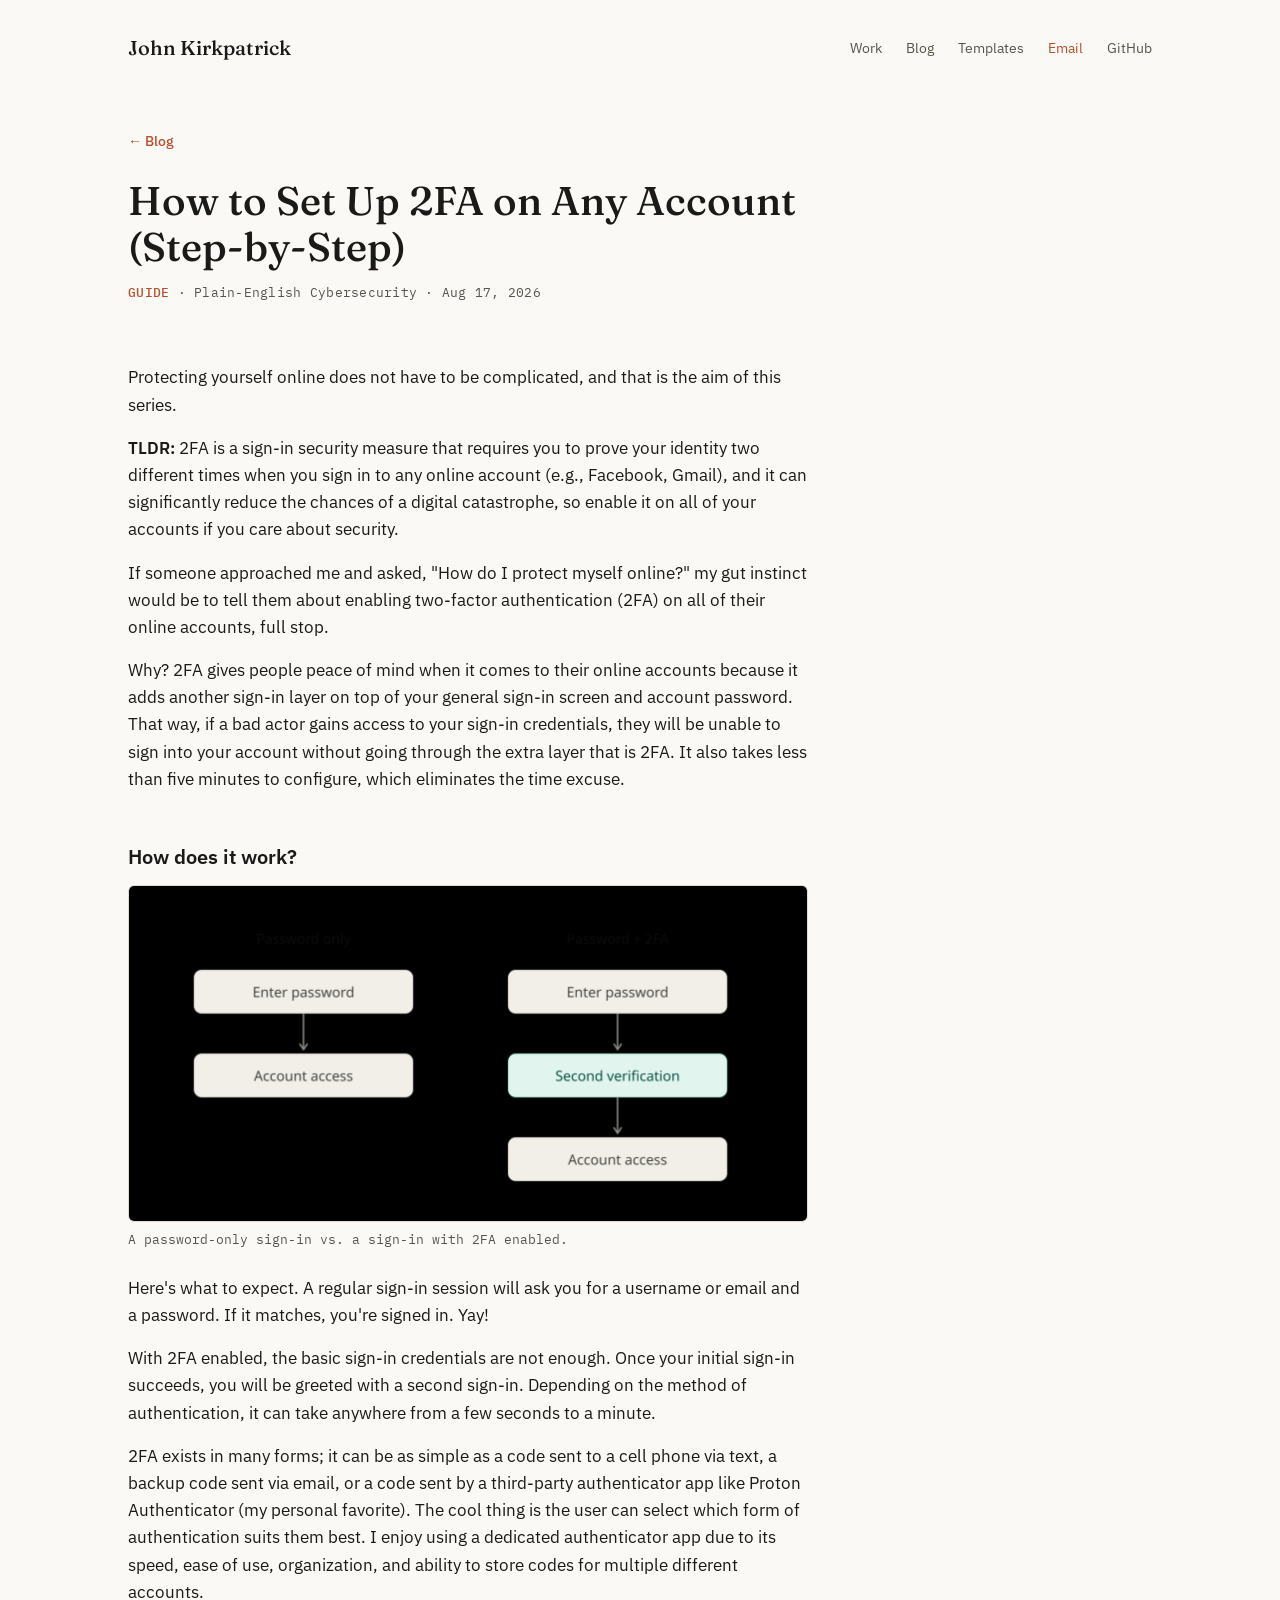
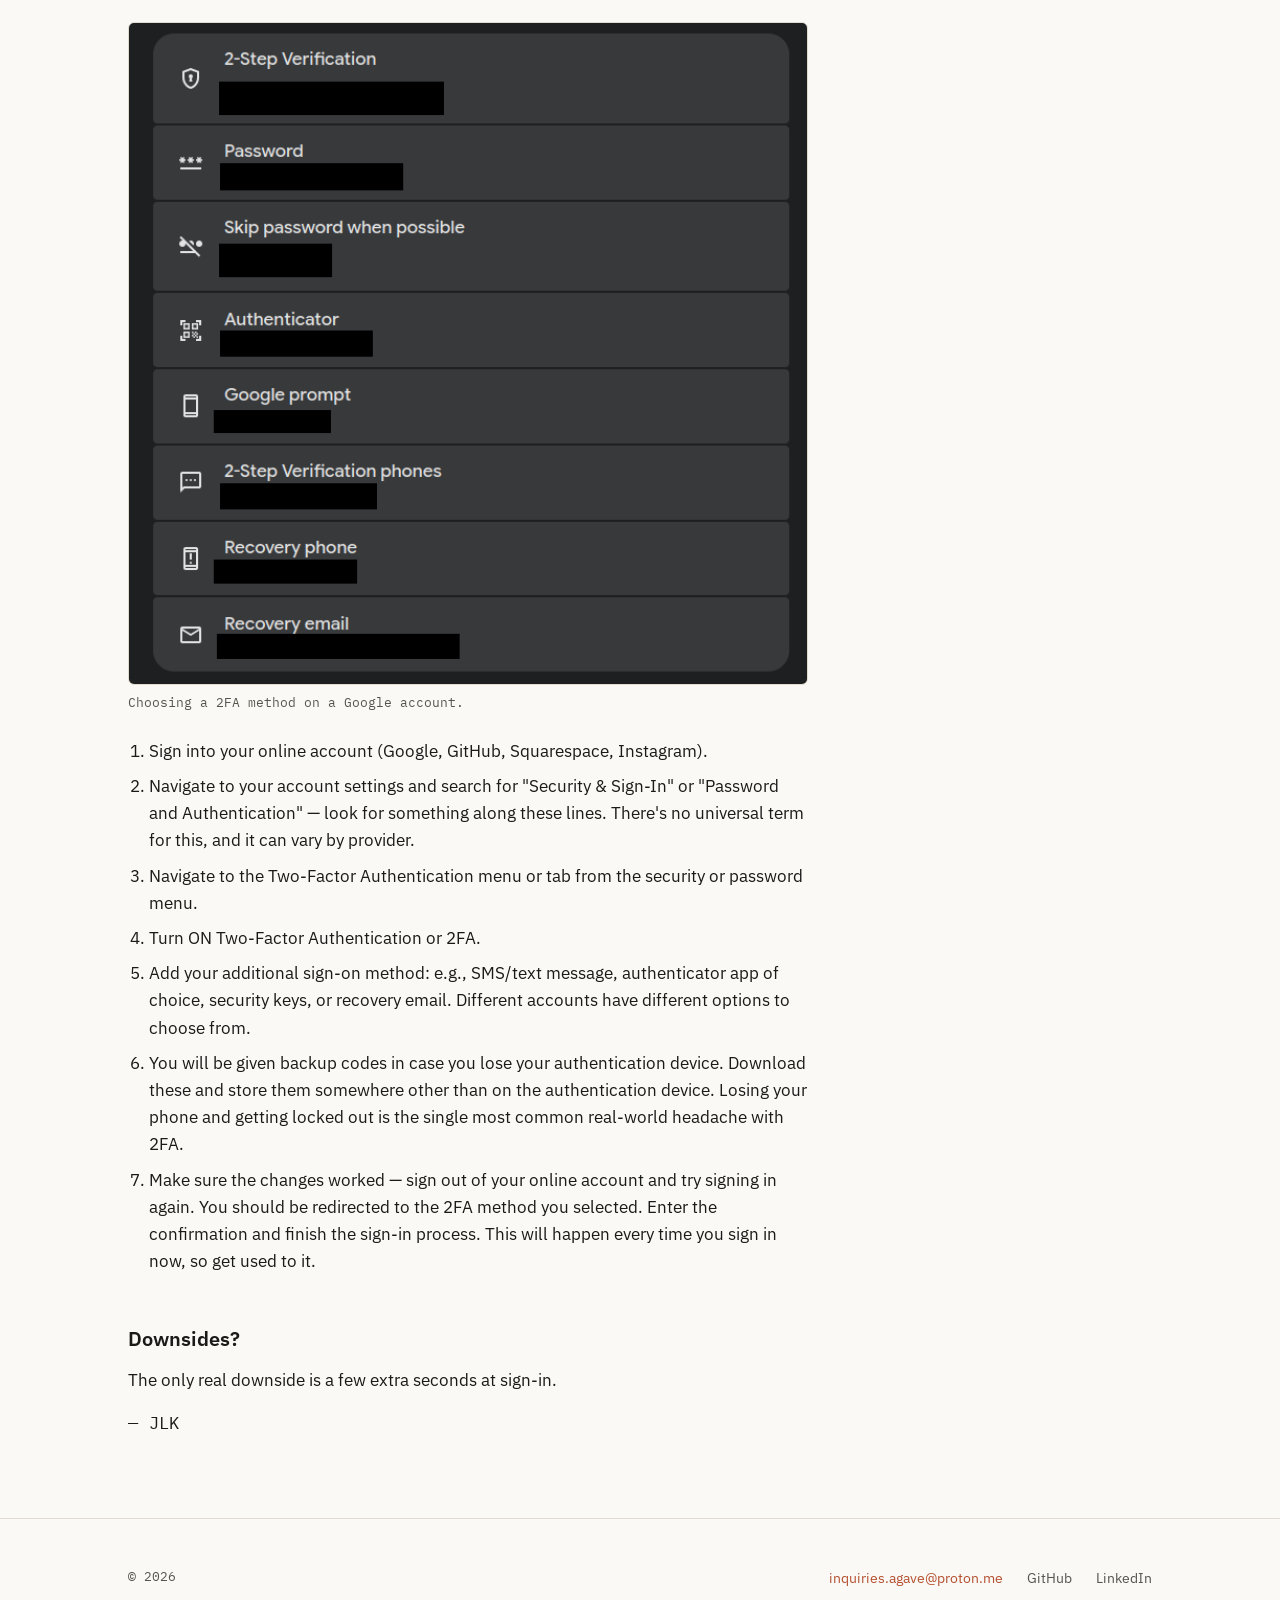
<file: blog/posts/how-to-set-up-2fa.html>
<!doctype html>
<html lang="en">
<head>
<meta charset="utf-8" />
<meta name="viewport" content="width=device-width, initial-scale=1" />
<meta http-equiv="Content-Security-Policy" content="default-src 'self'; img-src 'self'; style-src 'self'; script-src 'self'; base-uri 'self'; object-src 'none'; form-action 'none'" />
<link rel="icon" type="image/svg+xml" href="../../favicon.svg" />
<title>How to Set Up 2FA on Any Account (Step-by-Step) — John Kirkpatrick</title>
<meta name="description" content="A step-by-step guide to turning on two-factor authentication on any online account — takes less than five minutes." />
<meta property="og:type" content="article" />
<meta property="og:title" content="How to Set Up 2FA on Any Account (Step-by-Step) — John Kirkpatrick" />
<meta property="og:description" content="A step-by-step guide to turning on two-factor authentication on any online account — takes less than five minutes." />
<meta property="og:image" content="https://www.johnleokirkpatrick.com/blog/assets/how-to-set-up-2fa/password-vs-2fa-flow.png" />
<meta property="og:url" content="https://www.johnleokirkpatrick.com/blog/posts/how-to-set-up-2fa.html" />
<meta name="twitter:card" content="summary_large_image" />
<meta name="twitter:title" content="How to Set Up 2FA on Any Account (Step-by-Step) — John Kirkpatrick" />
<meta name="twitter:description" content="A step-by-step guide to turning on two-factor authentication on any online account — takes less than five minutes." />
<meta name="twitter:image" content="https://www.johnleokirkpatrick.com/blog/assets/how-to-set-up-2fa/password-vs-2fa-flow.png" />
<link rel="stylesheet" href="../../css/styles.css" />
</head>
<body>

  <header class="site">
    <div class="wrap">
      <span class="site-name">John Kirkpatrick</span>
      <nav class="header-links">
        <a href="../../index.html#work">Work</a>
        <a href="../">Blog</a>
        <a href="../../templates/">Templates</a>
        <a class="contact" href="mailto:inquiries.agave@proton.me">Email</a>
        <a href="https://github.com/jleok" target="_blank" rel="noopener">GitHub</a>
      </nav>
    </div>
  </header>

  <div class="detail-top">
    <div class="wrap">
      <a class="back-link" href="../">← Blog</a>
    </div>
  </div>

  <section class="detail-header">
    <div class="wrap">
      <h1>How to Set Up 2FA on Any Account (Step-by-Step)</h1>
      <p class="detail-meta"><span class="tag">GUIDE</span> · Plain-English Cybersecurity · Aug 17, 2026</p>
    </div>
  </section>

  <section>
    <div class="wrap detail-layout">
      <div class="detail-body">

        <p>
          Protecting yourself online does not have to be complicated, and
          that is the aim of this series.
        </p>
        <p>
          <strong>TLDR:</strong> 2FA is a sign-in security measure that
          requires you to prove your identity two different times when you
          sign in to any online account (e.g., Facebook, Gmail), and it can
          significantly reduce the chances of a digital catastrophe, so
          enable it on all of your accounts if you care about security.
        </p>
        <p>
          If someone approached me and asked, "How do I protect myself
          online?" my gut instinct would be to tell them about enabling
          two-factor authentication (2FA) on all of their online accounts,
          full stop.
        </p>
        <p>
          Why? 2FA gives people peace of mind when it comes to their online
          accounts because it adds another sign-in layer on top of your
          general sign-in screen and account password. That way, if a bad
          actor gains access to your sign-in credentials, they will be
          unable to sign into your account without going through the extra
          layer that is 2FA. It also takes less than five minutes to
          configure, which eliminates the time excuse.
        </p>

        <h2>How does it work?</h2>

        <figure class="body-figure">
          <div class="frame">
            <img src="../assets/how-to-set-up-2fa/password-vs-2fa-flow.png" alt="Diagram comparing a password-only sign-in flow to a sign-in flow with two-factor authentication enabled" width="1360" height="672" loading="lazy">
          </div>
          <figcaption>A password-only sign-in vs. a sign-in with 2FA enabled.</figcaption>
        </figure>

        <p>
          Here's what to expect. A regular sign-in session will ask you for
          a username or email and a password. If it matches, you're signed
          in. Yay!
        </p>
        <p>
          With 2FA enabled, the basic sign-in credentials are not enough.
          Once your initial sign-in succeeds, you will be greeted with a
          second sign-in. Depending on the method of authentication, it can
          take anywhere from a few seconds to a minute.
        </p>
        <p>
          2FA exists in many forms; it can be as simple as a code sent to a
          cell phone via text, a backup code sent via email, or a code sent
          by a third-party authenticator app like Proton Authenticator (my
          personal favorite). The cool thing is the user can select which
          form of authentication suits them best. I enjoy using a dedicated
          authenticator app due to its speed, ease of use, organization, and
          ability to store codes for multiple different accounts.
        </p>

        <figure class="body-figure">
          <div class="frame">
            <img src="../assets/how-to-set-up-2fa/google-2fa-method-selection.png" alt="Google account settings screen showing the available two-factor authentication methods to choose from" width="648" height="632" loading="lazy">
          </div>
          <figcaption>Choosing a 2FA method on a Google account.</figcaption>
        </figure>

        <ol>
          <li>Sign into your online account (Google, GitHub, Squarespace, Instagram).</li>
          <li>Navigate to your account settings and search for "Security &amp; Sign-In" or "Password and Authentication" — look for something along these lines. There's no universal term for this, and it can vary by provider.</li>
          <li>Navigate to the Two-Factor Authentication menu or tab from the security or password menu.</li>
          <li>Turn ON Two-Factor Authentication or 2FA.</li>
          <li>Add your additional sign-on method: e.g., SMS/text message, authenticator app of choice, security keys, or recovery email. Different accounts have different options to choose from.</li>
          <li>You will be given backup codes in case you lose your authentication device. Download these and store them somewhere other than on the authentication device. Losing your phone and getting locked out is the single most common real-world headache with 2FA.</li>
          <li>Make sure the changes worked — sign out of your online account and try signing in again. You should be redirected to the 2FA method you selected. Enter the confirmation and finish the sign-in process. This will happen every time you sign in now, so get used to it.</li>
        </ol>

        <h2>Downsides?</h2>
        <p>
          The only real downside is a few extra seconds at sign-in.
        </p>

        <p class="detail-meta">— JLK</p>

      </div>
    </div>
  </section>

  <footer class="site">
    <div class="wrap">
      <span class="footer-copy">© 2026</span>
      <nav class="footer-links">
        <a class="contact" href="mailto:inquiries.agave@proton.me">inquiries.agave@proton.me</a>
        <a href="https://github.com/jleok" target="_blank" rel="noopener">GitHub</a>
        <a href="https://linkedin.com/in/johnleok" target="_blank" rel="noopener">LinkedIn</a>
      </nav>
    </div>
  </footer>

</body>
</html>
</file>
<file: css/styles.css>
/* ============================================================
   John Kirkpatrick — personal site
   Design source: ../design/theme.md, layout.md, sitemap.md
   Self-hosted fonts (see ../fonts/) — no third-party requests.

   2026
   ============================================================ */

@font-face {
  font-family: "Fraunces";
  font-style: normal;
  font-weight: 400;
  font-display: swap;
  src: url("../fonts/fraunces-variable.woff2") format("woff2");
}
@font-face {
  font-family: "Fraunces";
  font-style: normal;
  font-weight: 500;
  font-display: swap;
  src: url("../fonts/fraunces-variable.woff2") format("woff2");
}
@font-face {
  font-family: "Fraunces";
  font-style: normal;
  font-weight: 600;
  font-display: swap;
  src: url("../fonts/fraunces-variable.woff2") format("woff2");
}
@font-face {
  font-family: "IBM Plex Sans";
  font-style: normal;
  font-weight: 400;
  font-display: swap;
  src: url("../fonts/ibm-plex-sans-variable.woff2") format("woff2");
}
@font-face {
  font-family: "IBM Plex Sans";
  font-style: normal;
  font-weight: 500;
  font-display: swap;
  src: url("../fonts/ibm-plex-sans-variable.woff2") format("woff2");
}
@font-face {
  font-family: "IBM Plex Sans";
  font-style: normal;
  font-weight: 600;
  font-display: swap;
  src: url("../fonts/ibm-plex-sans-variable.woff2") format("woff2");
}
@font-face {
  font-family: "IBM Plex Mono";
  font-style: normal;
  font-weight: 400;
  font-display: swap;
  src: url("../fonts/ibm-plex-mono-400.woff2") format("woff2");
}
@font-face {
  font-family: "IBM Plex Mono";
  font-style: normal;
  font-weight: 500;
  font-display: swap;
  src: url("../fonts/ibm-plex-mono-500.woff2") format("woff2");
}

:root{
  /* ---- palette (theme.md) ---- */
  --bg: #FAF9F6;
  --surface: #F1EEE7;
  --border: #E1DCCF;
  --text-primary: #1A1A18;
  --text-secondary: #57544C;
  --accent: #B5502F;
  --accent-strong: #9A4425;
  --accent-on-accent: #FFFFFF;

  /* ---- type ---- */
  --font-display: "Fraunces", Georgia, "Iowan Old Style", "Palatino Linotype", serif;
  --font-sans: "IBM Plex Sans", -apple-system, BlinkMacSystemFont, "Segoe UI", Helvetica, Arial, sans-serif;
  --font-mono: "IBM Plex Mono", ui-monospace, SFMono-Regular, Menlo, Consolas, "Liberation Mono", monospace;

  --text-display: 3rem;        /* 48px */
  --text-h1-detail: 2.5rem;    /* ~40px, project detail title */
  --text-h2: 1.625rem;         /* 26px, in-card title */
  --text-h3: 1.25rem;          /* 20px */
  --text-body: 1.0625rem;      /* 17px */
  --text-small: 0.875rem;      /* 14px */
  --text-meta: 0.8125rem;      /* 13px */

  /* ---- spacing scale (8px base) ---- */
  --space-1: 4px;
  --space-2: 8px;
  --space-3: 12px;
  --space-4: 16px;
  --space-5: 24px;
  --space-6: 32px;
  --space-7: 48px;
  --space-8: 64px;
  --space-9: 96px;
  --space-10: 128px;

  --content-max: 1120px;
  --gutter: 48px;
}

@media (max-width: 640px){
  :root{
    --text-display: 2.125rem;   /* 34px */
    --text-h1-detail: 1.875rem; /* ~30px */
    --text-h2: 1.375rem;
    --gutter: 24px;
  }
}

*{ box-sizing: border-box; }
html, body{ margin:0; padding:0; }
body{
  background: var(--bg);
  color: var(--text-primary);
  font-family: var(--font-sans);
  font-size: 16px;
  line-height: 1.6;
  -webkit-font-smoothing: antialiased;
}
a{ color: inherit; text-decoration: none; }

::selection{
  background: var(--accent);
  color: var(--accent-on-accent);
}

/* underline sweep — shared by nav links, back-link, and card links */
.header-links a,
.back-link,
.card .link{
  position: relative;
}
.header-links a::after,
.back-link::after,
.card .link::after{
  content: "";
  position: absolute;
  left: 0;
  bottom: -2px;
  width: 100%;
  height: 1px;
  background: currentColor;
  transform: scaleX(0);
  transform-origin: right;
  transition: transform .2s ease;
}
.header-links a:hover::after,
.back-link:hover::after,
.card:hover .link::after{
  transform: scaleX(1);
  transform-origin: left;
}

.wrap{
  max-width: var(--content-max);
  margin: 0 auto;
  padding-left: var(--gutter);
  padding-right: var(--gutter);
}

/* ---------------- header ---------------- */
header.site{
  padding-top: var(--space-6);
  padding-bottom: var(--space-6);
}
header.site .wrap{
  display: flex;
  align-items: center;
  justify-content: space-between;
  gap: var(--space-4);
  flex-wrap: wrap;
}
.site-name{
  font-family: var(--font-display);
  font-weight: 500;
  font-size: var(--text-h3);
}
.header-links{
  display: flex;
  align-items: center;
  gap: var(--space-5);
  font-size: var(--text-small);
}
.header-links a{ color: var(--text-secondary); transition: color .15s ease; }
.header-links a:hover{ color: var(--accent); }
.header-links a.contact{ color: var(--accent); }
.header-links a.contact:hover{ color: var(--accent-strong); }

/* ---------------- intro ---------------- */
.intro{
  padding-top: var(--space-9);
  padding-bottom: var(--space-8);
}
.intro-inner{
  display: flex;
  align-items: flex-start;
  justify-content: space-between;
  gap: var(--space-8);
}
.intro .measure{
  max-width: 640px;
  flex: 1 1 420px;
}
.intro h1{
  font-family: var(--font-display);
  font-weight: 600;
  font-size: var(--text-display);
  line-height: 1.1;
  margin: 0 0 var(--space-5) 0;
}
.intro p{
  font-size: var(--text-body);
  color: var(--text-secondary);
  margin: 0;
  max-width: 56ch;
}

/* ---------------- work index ---------------- */
.work,
.catalogue{
  padding-top: var(--space-6);
  padding-bottom: var(--space-9);
}
.work-eyebrow{
  font-family: var(--font-mono);
  font-size: var(--text-meta);
  letter-spacing: 0.06em;
  text-transform: uppercase;
  color: var(--text-secondary);
  margin: 0 0 var(--space-6) 0;
}
.grid{
  display: grid;
  grid-template-columns: repeat(2, 1fr);
  gap: var(--space-6);
}
@media (max-width: 1023px){
  .grid{ grid-template-columns: 1fr; }
  .intro-inner{ flex-direction: column; align-items: flex-start; gap: var(--space-6); }
}

.card{
  display: flex;
  flex-direction: column;
  background: var(--surface);
  border: 1px solid var(--border);
  border-radius: 6px;
  padding: var(--space-5);
  transition: border-color .15s ease, transform .15s ease, box-shadow .15s ease;
}
.card:hover{
  border-color: var(--accent);
  transform: translateY(-4px);
  box-shadow: 0 8px 24px rgba(26, 26, 24, 0.08);
}

/* scroll-in reveal — class added by js/reveal.js only when JS runs and
   the user hasn't asked for reduced motion; cards are visible by default
   otherwise, so a JS failure never leaves content stuck invisible. */
.card.will-reveal{
  opacity: 0;
  transform: translateY(16px);
  transition: opacity .5s ease, transform .5s ease;
}
.card.will-reveal.is-visible{
  opacity: 1;
  transform: translateY(0);
}
.card.will-reveal:hover{
  transform: translateY(-4px);
}

/* card photo — same frame language as .intro-photo (border, radius,
   surface fill, no shadow), inset within the existing card padding
   rather than full-bleed, so it reads as one more block in the card,
   not a different component. */
.card-photo{
  border: 1px solid var(--border);
  border-radius: 6px;
  overflow: hidden;
  background: var(--surface);
  aspect-ratio: 16 / 9;
  margin: 0 0 var(--space-4) 0;
}
.card-photo img{
  display: block;
  width: 100%;
  height: 100%;
  object-fit: cover;
}

.card .meta{
  font-family: var(--font-mono);
  font-size: var(--text-meta);
  color: var(--text-secondary);
  margin: 0 0 var(--space-3) 0;
  letter-spacing: 0.02em;
}
.card .meta .tag{
  color: var(--accent);
  font-weight: 500;
}
.card h3{
  font-family: var(--font-display);
  font-weight: 500;
  font-size: var(--text-h2);
  line-height: 1.25;
  margin: 0 0 var(--space-3) 0;
}
.card p{
  font-size: var(--text-body);
  color: var(--text-primary);
  margin: 0 0 var(--space-5) 0;
  flex-grow: 1;
}
.card .link{
  font-size: var(--text-small);
  font-weight: 500;
  color: var(--accent);
  align-self: flex-start;
}
.card:hover .link{ color: var(--accent-strong); }

/* ---------------- project detail page ---------------- */
.detail-top{ padding-top: var(--space-6); }
.back-link{
  display: inline-block;
  font-size: var(--text-small);
  font-weight: 500;
  color: var(--accent);
}
.back-link:hover{ color: var(--accent-strong); }

.detail-header{ padding-top: var(--space-5); padding-bottom: var(--space-7); }
.detail-header h1{
  font-family: var(--font-display);
  font-weight: 500;
  font-size: var(--text-h1-detail);
  line-height: 1.15;
  margin: 0 0 var(--space-3) 0;
  max-width: 680px;
}
.detail-meta{
  font-family: var(--font-mono);
  font-size: var(--text-meta);
  color: var(--text-secondary);
  letter-spacing: 0.02em;
}
.detail-meta .tag{ color: var(--accent); font-weight: 500; }

/* body + rail sit side by side so the wide desktop measure doesn't leave
   dead space to the right of the prose column; rail photos are supporting
   texture only (no captions) — the one photo that needs a caption is the
   full-width one in .detail-media below. */
.detail-layout{
  display: flex;
  align-items: flex-start;
  gap: var(--space-7);
  padding-bottom: var(--space-8);
}
.detail-body{
  flex: 1 1 680px;
  max-width: 680px;
}
.detail-body p{
  font-size: var(--text-body);
  color: var(--text-primary);
  margin: 0 0 var(--space-4) 0;
}
.detail-rail{
  flex: 0 0 260px;
  display: flex;
  flex-direction: column;
  gap: var(--space-5);
}
.detail-rail .frame{
  border: 1px solid var(--border);
  border-radius: 6px;
  overflow: hidden;
  background: var(--surface);
  aspect-ratio: 4 / 3;
}
.detail-rail img{ display: block; width: 100%; height: 100%; object-fit: cover; }

@media (max-width: 1023px){
  .detail-layout{ flex-direction: column; }
  .detail-rail{
    flex-direction: row;
    width: 100%;
    flex: 0 0 auto;
  }
  .detail-rail .frame{ flex: 1 1 0; }
}

.detail-media{ padding-bottom: var(--space-9); }
.detail-media .frame{
  border: 1px solid var(--border);
  border-radius: 6px;
  overflow: hidden;
  background: var(--surface);
}
.detail-media img{ display: block; width: 100%; height: auto; }
.detail-media figcaption{
  margin-top: var(--space-2);
  font-family: var(--font-mono);
  font-size: var(--text-meta);
  color: var(--text-secondary);
}

/* ---------------- section intro (templates index, blog index) ---------------- */
.template-intro,
.blog-intro{ padding-top: var(--space-5); padding-bottom: var(--space-7); }
.template-intro h1,
.blog-intro h1{
  font-family: var(--font-display);
  font-weight: 500;
  font-size: var(--text-h1-detail);
  line-height: 1.15;
  margin: 0 0 var(--space-4) 0;
  max-width: 680px;
}
.template-intro p,
.blog-intro p{
  font-size: var(--text-body);
  color: var(--text-secondary);
  margin: 0;
  max-width: 62ch;
}

/* ---------------- article body (blog posts) ----------------
   Extends .detail-body (project detail pages) with the elements a
   long-form post needs — sub-headings and lists — that a project
   write-up never used. Same tokens, same measure, same voice. */
.detail-body h2{
  font-family: var(--font-sans);
  font-weight: 600;
  font-size: var(--text-h3);
  color: var(--text-primary);
  margin: var(--space-7) 0 var(--space-3) 0;
}
.detail-body h2:first-child{ margin-top: 0; }
.detail-body ol,
.detail-body ul{
  font-size: var(--text-body);
  color: var(--text-primary);
  margin: 0 0 var(--space-4) 0;
  padding-left: 1.25em;
}
.detail-body li{ margin-bottom: var(--space-2); }
.detail-body li:last-child{ margin-bottom: 0; }
.detail-body li > p{ margin: 0; }
.detail-body strong{ font-weight: 600; }

/* inline figure within the prose column — same frame language as
   .detail-media, just sized to the 680px measure instead of full width */
.body-figure{ margin: 0 0 var(--space-5) 0; }
.body-figure .frame{
  border: 1px solid var(--border);
  border-radius: 6px;
  overflow: hidden;
  background: var(--surface);
}
.body-figure img{ display: block; width: 100%; height: auto; }
.body-figure figcaption{
  margin-top: var(--space-2);
  font-family: var(--font-mono);
  font-size: var(--text-meta);
  color: var(--text-secondary);
}

.template-downloads{ padding-bottom: var(--space-9); }
.download-grid{
  display: grid;
  grid-template-columns: repeat(3, 1fr);
  gap: var(--space-6);
}
@media (max-width: 1023px){
  .download-grid{ grid-template-columns: 1fr; }
}
.download-card{
  display: flex;
  flex-direction: column;
  background: var(--surface);
  border: 1px solid var(--border);
  border-radius: 6px;
  padding: var(--space-5);
  transition: border-color .15s ease;
}
.download-card:hover{ border-color: var(--accent); }
.download-card .meta{
  font-family: var(--font-mono);
  font-size: var(--text-meta);
  color: var(--text-secondary);
  margin: 0 0 var(--space-3) 0;
  letter-spacing: 0.02em;
}
.download-card .meta .tag{ color: var(--accent); font-weight: 500; }
.download-card h3{
  font-family: var(--font-display);
  font-weight: 500;
  font-size: var(--text-h3);
  line-height: 1.25;
  margin: 0 0 var(--space-2) 0;
}
.download-card p{
  font-size: var(--text-small);
  color: var(--text-primary);
  margin: 0 0 var(--space-5) 0;
  flex-grow: 1;
}
.btn{
  display: inline-block;
  align-self: flex-start;
  font-family: var(--font-sans);
  font-size: var(--text-small);
  font-weight: 500;
  color: var(--accent-on-accent);
  background: var(--accent);
  border-radius: 4px;
  padding: var(--space-2) var(--space-4);
  transition: background .15s ease;
}
.btn:hover{ background: var(--accent-strong); }

/* ---------------- footer ---------------- */
footer.site{
  padding-top: var(--space-7);
  padding-bottom: var(--space-8);
  border-top: 1px solid var(--border);
}
footer.site .wrap{
  display: flex;
  align-items: center;
  justify-content: space-between;
  gap: var(--space-4);
  flex-wrap: wrap;
}
.footer-copy{ font-family: var(--font-mono); font-size: var(--text-meta); color: var(--text-secondary); }
.footer-links{ display: flex; align-items: center; gap: var(--space-5); font-size: var(--text-small); }
.footer-links a{ color: var(--text-secondary); }
.footer-links a:hover{ color: var(--accent); }
.footer-links a.contact{ color: var(--accent); }
</file>
<file: css/hileni.css>
/* ============================================================
   Hileni — private page
   ============================================================ */

@font-face {
  font-family: "Fraunces";
  font-style: italic;
  font-weight: 400 600;
  font-display: swap;
  src: url("../fonts/fraunces-variable.woff2") format("woff2");
}
@font-face {
  font-family: "Fraunces";
  font-style: normal;
  font-weight: 400 600;
  font-display: swap;
  src: url("../fonts/fraunces-variable.woff2") format("woff2");
}
@font-face {
  font-family: "IBM Plex Sans";
  font-style: normal;
  font-weight: 400;
  font-display: swap;
  src: url("../fonts/ibm-plex-sans-variable.woff2") format("woff2");
}

:root{
  --bg-0: #0b0f14;
  --bg-1: #10151d;
  --rose: #e8a5a0;
  --rose-soft: #f2c9c4;
  --gold: #d9b26a;
  --text: #f4efe9;
  --text-dim: #b9b3ac;
}

*{ box-sizing: border-box; }
html, body{ margin:0; padding:0; }

body{
  min-height: 100svh;
  background:
    radial-gradient(60% 50% at 50% 0%, rgba(232,165,160,0.10), transparent 60%),
    radial-gradient(80% 60% at 50% 100%, rgba(217,178,106,0.08), transparent 60%),
    linear-gradient(180deg, var(--bg-0), var(--bg-1));
  color: var(--text);
  font-family: "IBM Plex Sans", -apple-system, BlinkMacSystemFont, "Segoe UI", Helvetica, Arial, sans-serif;
  display: flex;
  align-items: center;
  justify-content: center;
  padding: 48px 20px;
  overflow-x: hidden;
}

.stage{
  width: 100%;
  max-width: 480px;
  text-align: center;
  display: flex;
  flex-direction: column;
  align-items: center;
  gap: 28px;
}

.eyebrow{
  font-family: "IBM Plex Sans", sans-serif;
  font-size: 0.75rem;
  letter-spacing: 0.28em;
  text-transform: uppercase;
  color: var(--gold);
  opacity: 0;
  animation: rise 0.9s ease forwards;
}

.frame{
  position: relative;
  width: min(78vw, 340px);
  border-radius: 18px;
  padding: 8px;
  background: linear-gradient(160deg, rgba(232,165,160,0.35), rgba(217,178,106,0.25));
  box-shadow: 0 30px 60px -20px rgba(0,0,0,0.6);
  opacity: 0;
  animation: rise 1s ease 0.15s forwards;
}

.frame img{
  display: block;
  width: 100%;
  height: auto;
  border-radius: 12px;
  filter: saturate(1.03);
}

.message{
  font-family: "Fraunces", Georgia, serif;
  font-style: italic;
  font-weight: 500;
  font-size: clamp(1.6rem, 6vw, 2.4rem);
  line-height: 1.25;
  color: var(--rose-soft);
  text-shadow: 0 2px 30px rgba(232,165,160,0.25);
  opacity: 0;
  animation: rise 1s ease 0.35s forwards;
}

.message .heart{
  color: var(--rose);
  font-style: normal;
}

.subtext{
  font-size: 0.95rem;
  color: var(--text-dim);
  max-width: 34ch;
  line-height: 1.6;
  opacity: 0;
  animation: rise 1s ease 0.55s forwards;
}

.signature{
  font-family: "Fraunces", Georgia, serif;
  font-size: 1rem;
  color: var(--gold);
  opacity: 0;
  animation: rise 1s ease 0.75s forwards;
}

@keyframes rise{
  from{ opacity: 0; transform: translateY(14px); }
  to{ opacity: 1; transform: translateY(0); }
}

#fx{
  position: fixed;
  inset: 0;
  width: 100vw;
  height: 100svh;
  pointer-events: none;
  z-index: 0;
}

.stage{ position: relative; z-index: 1; }

.frame{
  --pulse: 0;
  box-shadow:
    0 30px 60px -20px rgba(0,0,0,0.6),
    0 0 calc(20px + var(--pulse) * 60px) calc(var(--pulse) * 14px) rgba(232,165,160,calc(0.15 + var(--pulse) * 0.35));
  transition: box-shadow 80ms linear;
}

#play-btn{
  display: inline-flex;
  align-items: center;
  gap: 10px;
  border: 1px solid rgba(217,178,106,0.4);
  background: rgba(244,239,233,0.04);
  color: var(--gold);
  font-family: "IBM Plex Sans", sans-serif;
  font-size: 0.85rem;
  letter-spacing: 0.04em;
  padding: 10px 20px 10px 16px;
  border-radius: 999px;
  cursor: pointer;
  opacity: 0;
  animation: rise 1s ease 0.95s forwards;
  transition: background 0.2s ease, border-color 0.2s ease, transform 0.2s ease;
}

#play-btn:hover{
  background: rgba(217,178,106,0.1);
  border-color: rgba(217,178,106,0.7);
  transform: translateY(-1px);
}

#play-btn:active{ transform: translateY(0); }

.play-icon{
  width: 0;
  height: 0;
  border-style: solid;
  border-width: 6px 0 6px 10px;
  border-color: transparent transparent transparent var(--gold);
  transition: border-width 0.15s ease;
}

#play-btn[aria-pressed="true"] .play-icon{
  width: 10px;
  height: 12px;
  border-style: double;
  border-width: 0 0 0 10px;
  border-color: transparent transparent transparent var(--gold);
}

@media (prefers-reduced-motion: reduce){
  .eyebrow, .frame, .message, .subtext, .signature, #play-btn{
    animation: none;
    opacity: 1;
    transform: none;
  }
}
</file>
